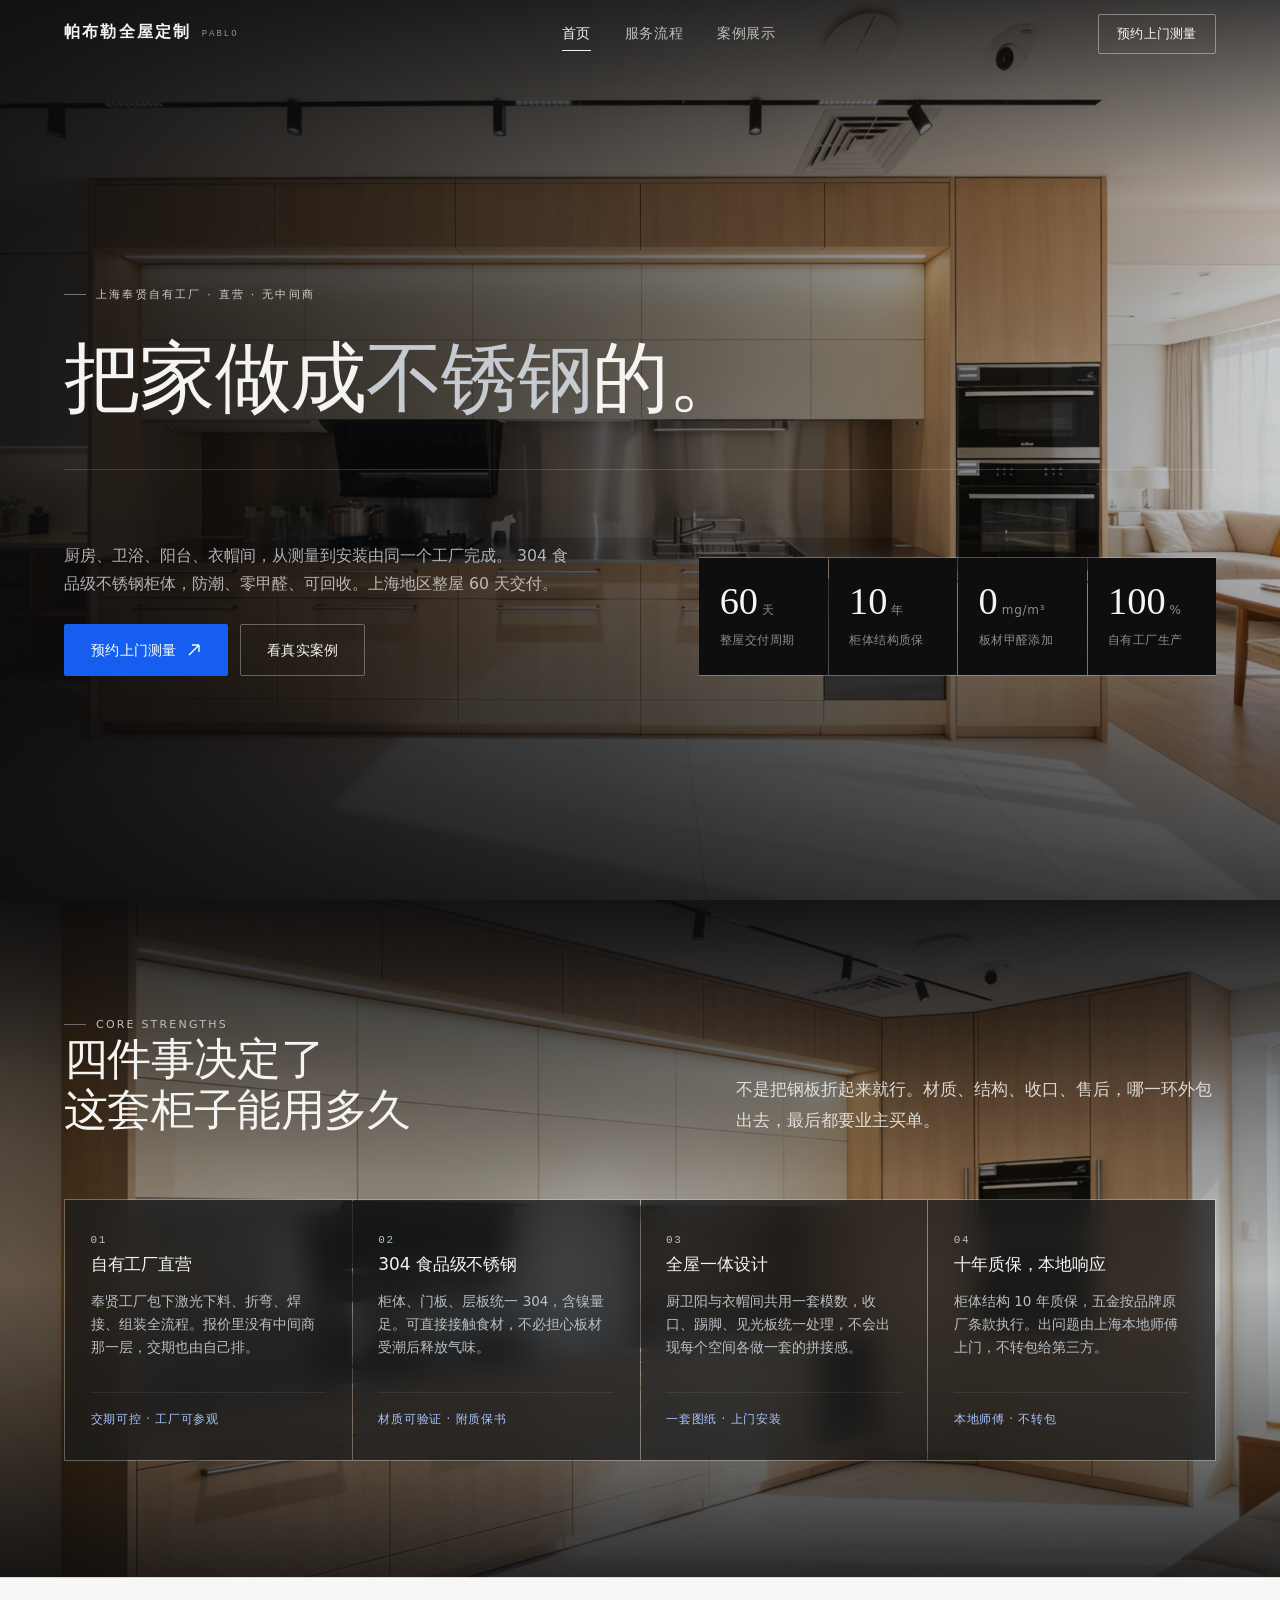
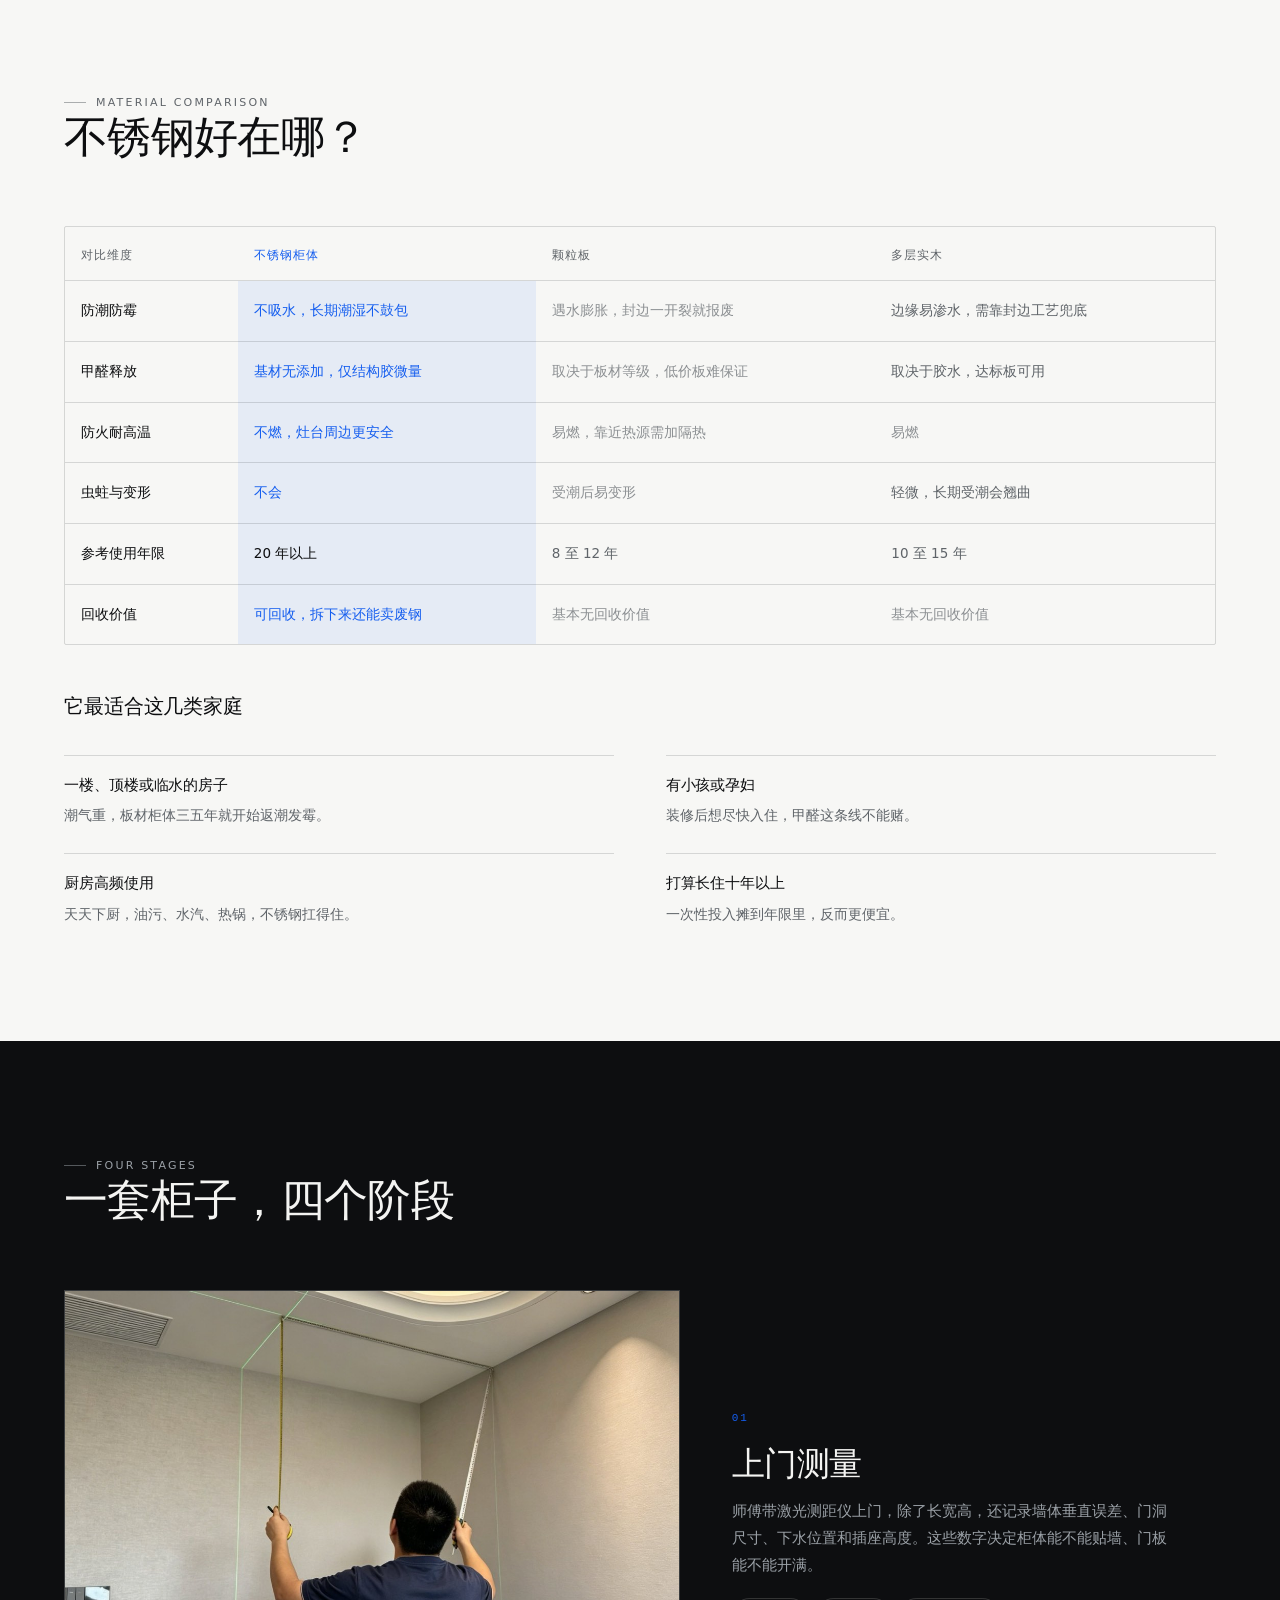
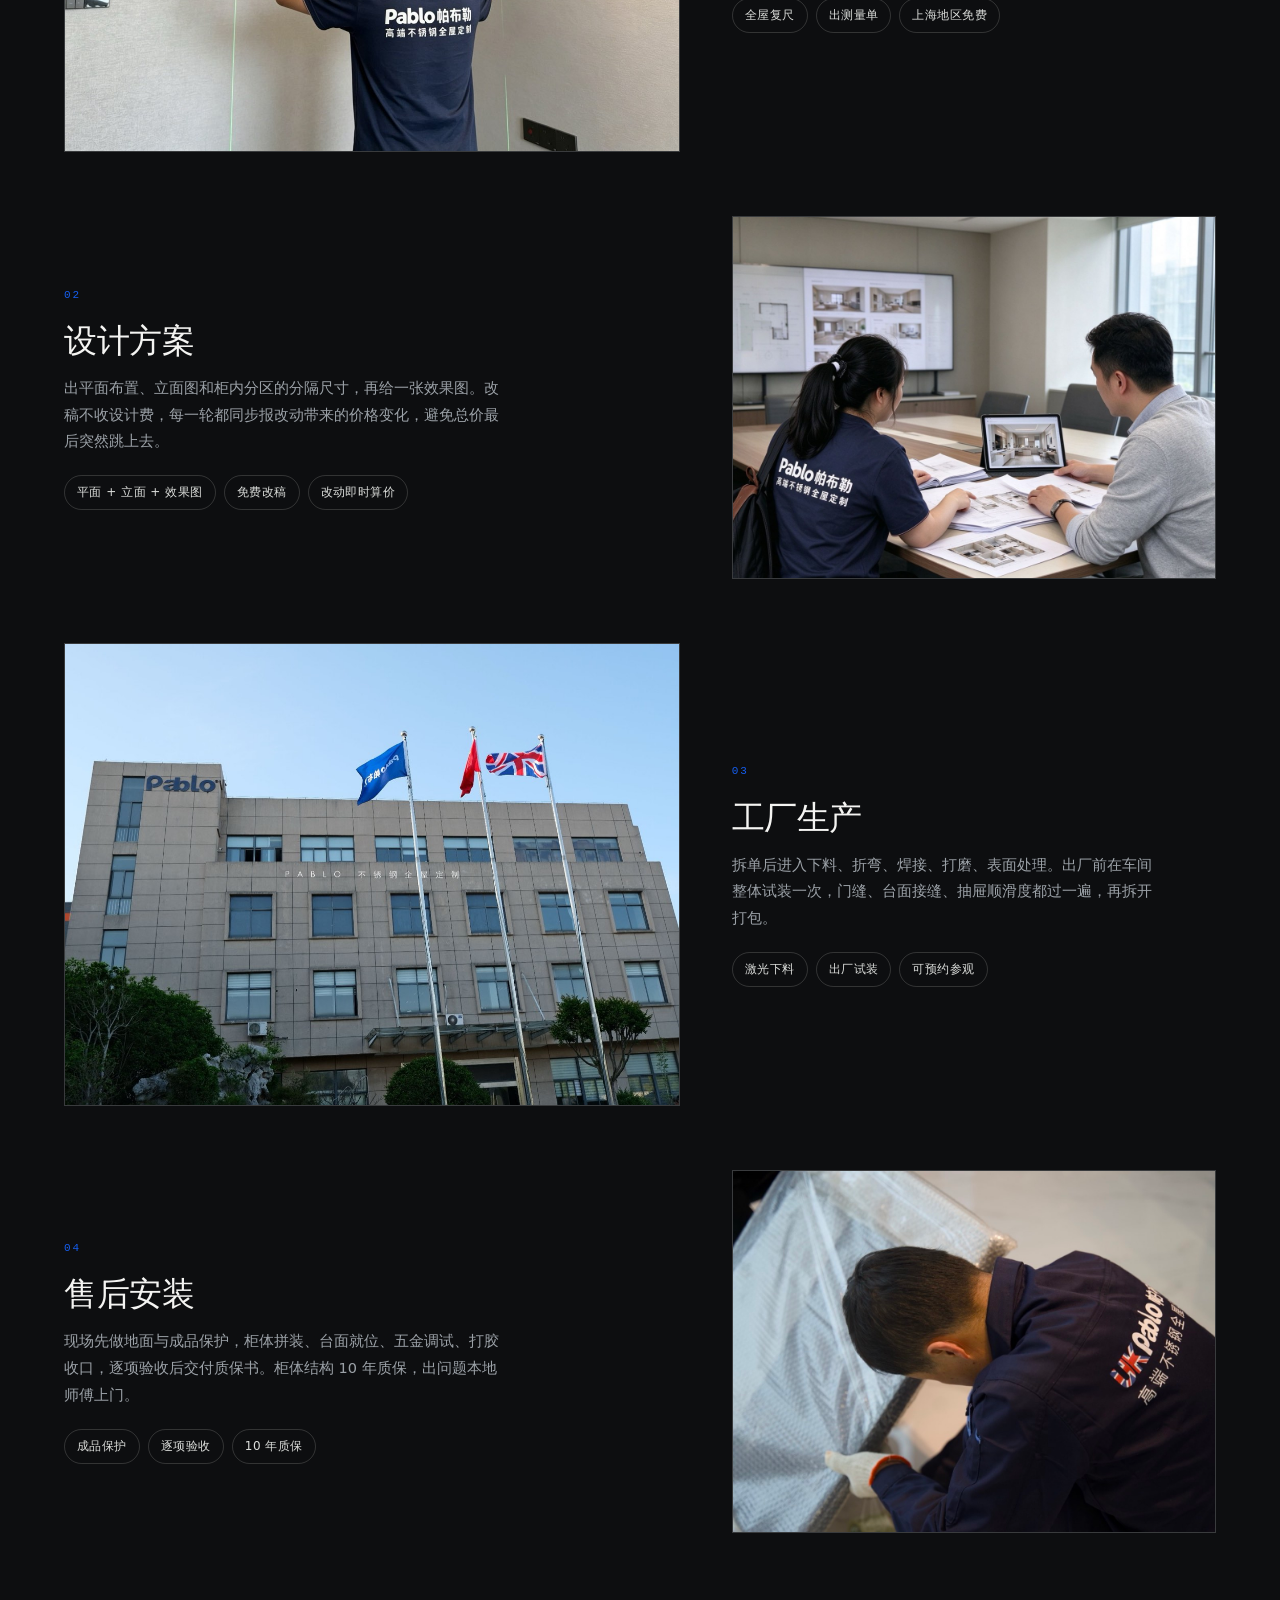
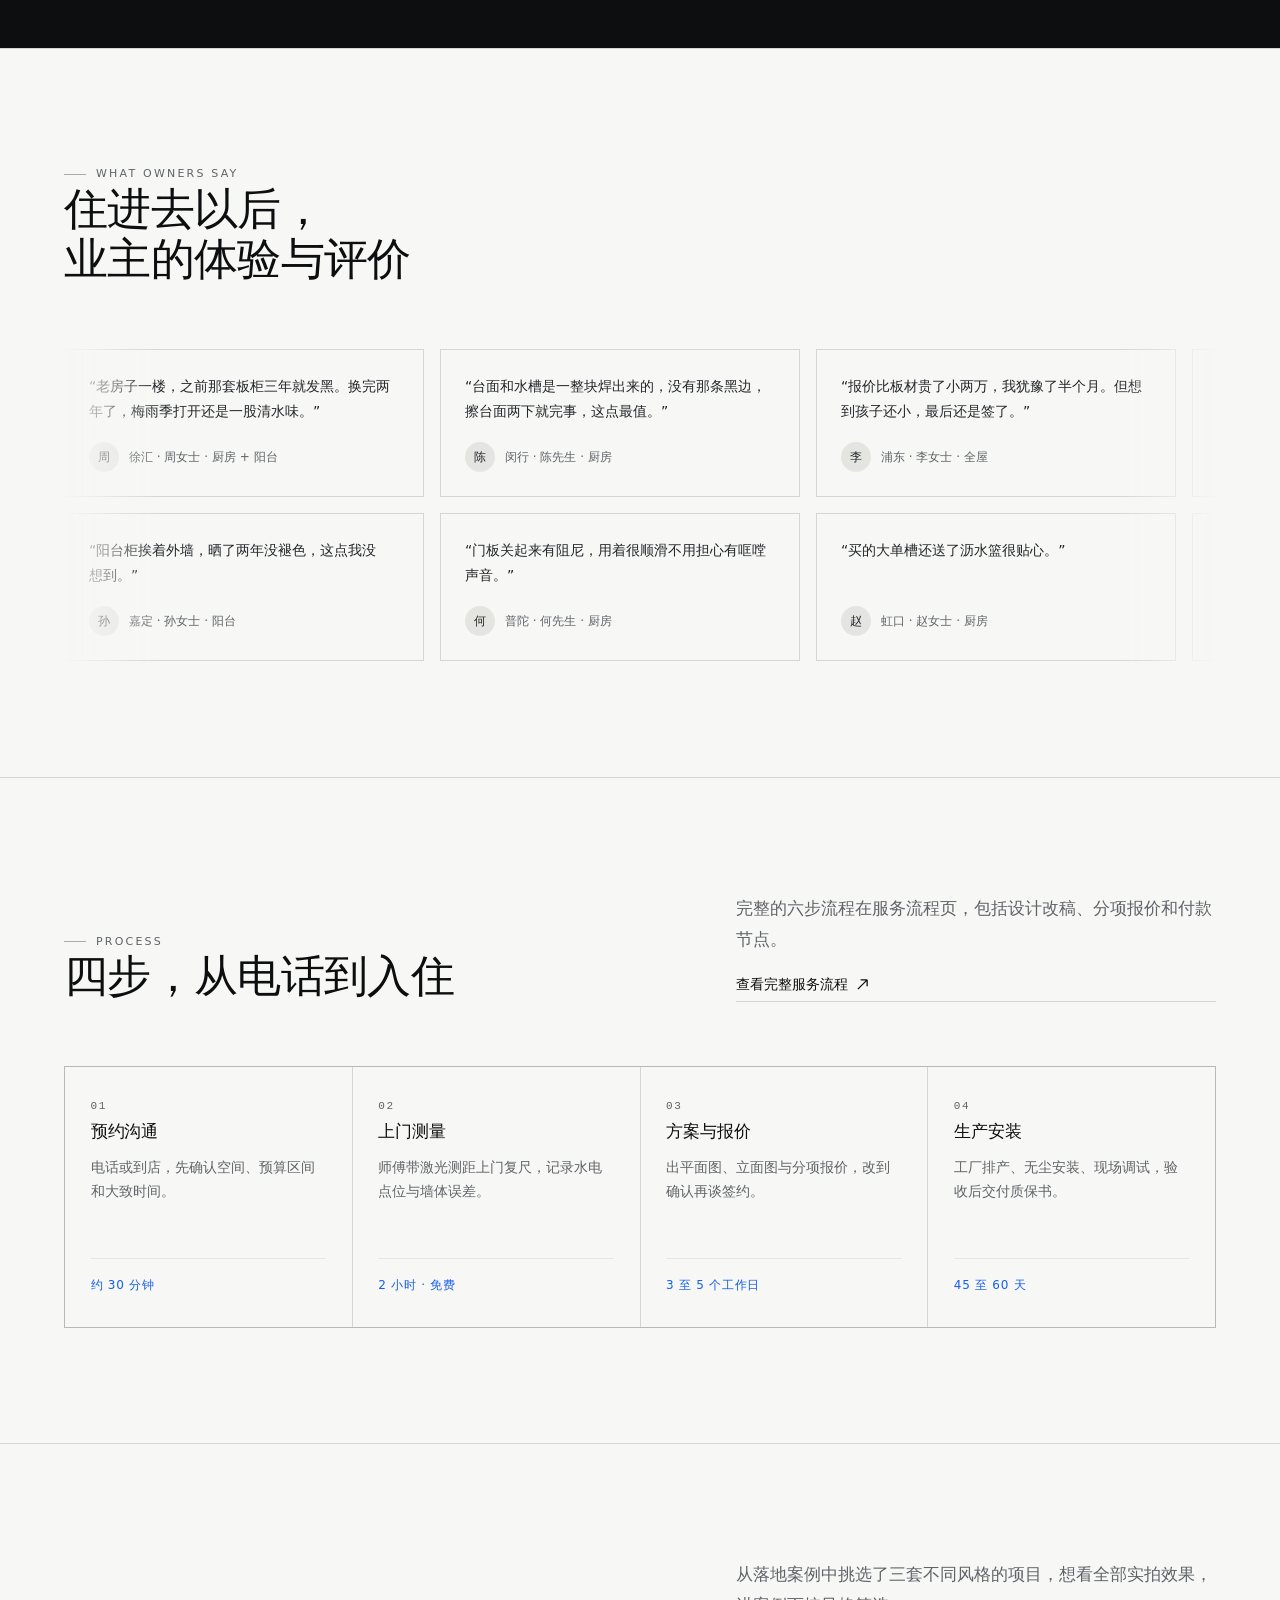
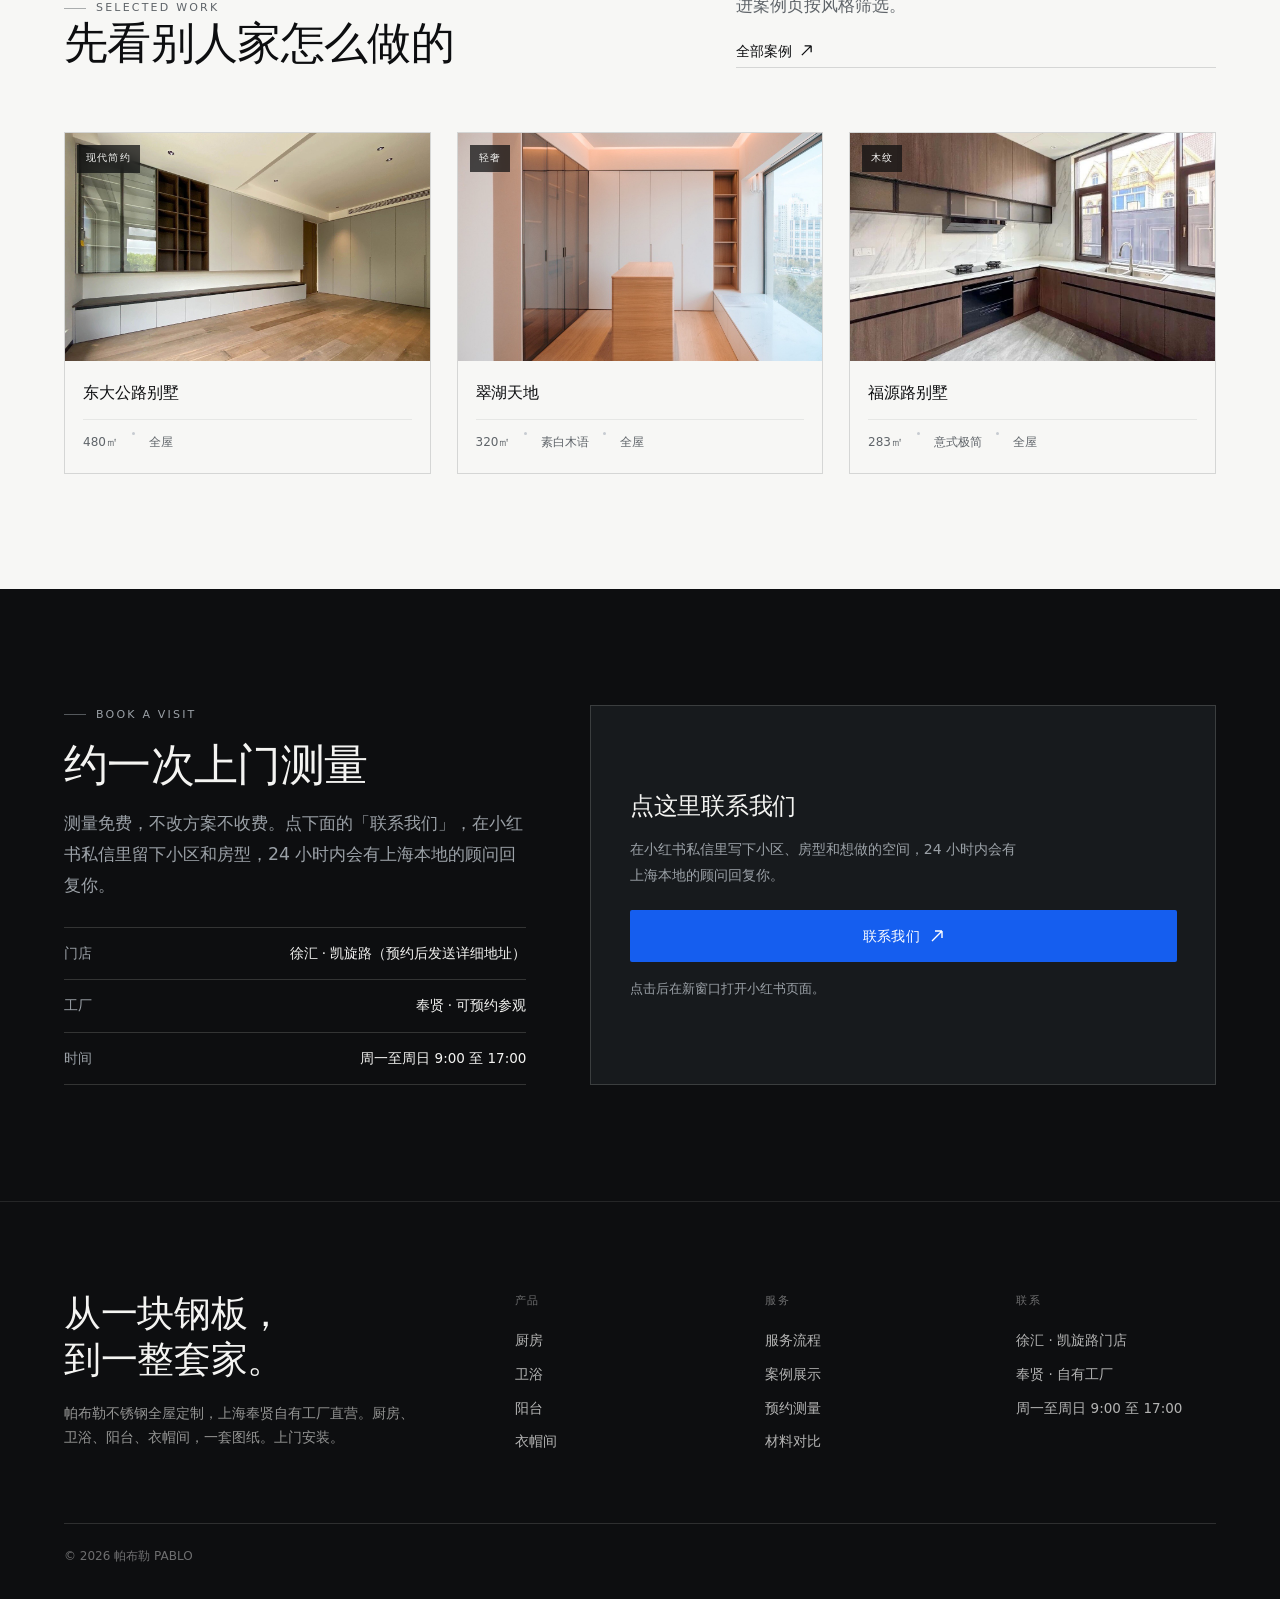
<file: index.html>
<!DOCTYPE html>
<html lang="zh-CN">
<head>
<meta charset="utf-8">
<meta name="viewport" content="width=device-width, initial-scale=1">
<title>帕布勒 PABLO｜上海不锈钢全屋定制 · 自有工厂直营</title>
<meta name="description" content="帕布勒不锈钢全屋定制，上海奉贤自有工厂直营，无中间商。厨房、卫浴、阳台、衣帽间一体设计，304 食品级不锈钢柜体，防潮、零甲醛、10 年质保。">
<meta name="theme-color" content="#0d0e10">
<meta property="og:title" content="帕布勒 PABLO｜不锈钢全屋定制">
<meta property="og:description" content="从一块钢板，到一整套家。上海自有工厂直营，60 天整屋交付。">
<meta property="og:type" content="website">
<link rel="icon" href="assets/img/logo-mark.svg" type="image/svg+xml">
<link rel="stylesheet" href="assets/css/base.css">
<link rel="stylesheet" href="assets/css/site.css">
</head>
<body>

<a class="skip-link" href="#main">跳到主要内容</a>

<header class="header" id="siteHeader">
  <div class="header__in">
    <a class="brand" href="index.html" aria-label="帕布勒全屋定制首页">
      <span class="brand__mark">帕布勒全屋定制</span>
      <span class="brand__sub">Pablo</span>
    </a>
    <nav class="nav" aria-label="主导航">
      <a class="nav__link" href="index.html" aria-current="page">首页</a>
      <a class="nav__link" href="process.html">服务流程</a>
      <a class="nav__link" href="cases.html">案例展示</a>
    </nav>
    <div class="header__cta">
      <a class="btn btn--ghost" href="#contact" data-magnetic>预约上门测量</a>
      <button class="burger" type="button" aria-label="打开菜单" aria-expanded="false" aria-controls="drawer" data-burger>
        <span></span><span></span>
      </button>
    </div>
  </div>
</header>

<div class="drawer" id="drawer" aria-hidden="true" data-drawer>
  <nav class="drawer__nav" aria-label="移动端导航">
    <a class="drawer__link" href="index.html" style="--i:0">首页<em>01</em></a>
    <a class="drawer__link" href="process.html" style="--i:1">服务流程<em>02</em></a>
    <a class="drawer__link" href="cases.html" style="--i:2">案例展示<em>03</em></a>
    <a class="drawer__link" href="#contact" style="--i:3">预约测量<em>04</em></a>
  </nav>
  <div class="drawer__foot">
    <p>上海奉贤自有工厂 · 直营 · 无中间商</p>
  </div>
</div>

<main id="main">

  <!-- Hero -->
  <section class="hero">
    <img class="hero__photo" src="assets/img/hero-bg.jpg" alt="" aria-hidden="true" width="1920" height="1440" fetchpriority="high" decoding="async">
    <span class="hero__scrim" aria-hidden="true"></span>
    <div class="hero__in">
      <p class="eyebrow hero__eyebrow">上海奉贤自有工厂 · 直营 · 无中间商</p>
      <h1 class="h1" data-split>把家做成<br class="br-m"><em>不锈钢</em>的。</h1>
      <div class="hero__row">
        <div>
          <p class="hero__desc">
            厨房、卫浴、阳台、衣帽间，从测量到安装由同一个工厂完成。
            304 食品级不锈钢柜体，防潮、零甲醛、可回收。上海地区整屋 60 天交付。
          </p>
          <div class="hero__actions">
            <a class="btn" href="#contact" data-magnetic>
              预约上门测量
              <svg class="btn__arrow" viewBox="0 0 14 14" fill="none" aria-hidden="true"><path d="M2 12L12 2M12 2H5M12 2v7" stroke="currentColor" stroke-width="1.4"/></svg>
            </a>
            <a class="btn btn--ghost" href="cases.html" data-magnetic>看真实案例</a>
          </div>
        </div>
        <div class="hero__stats" role="list" aria-label="关键数据">
          <div class="stat" role="listitem">
            <div class="stat__v"><span data-count="60">60</span><small>天</small></div>
            <div class="stat__k">整屋交付周期</div>
          </div>
          <div class="stat" role="listitem">
            <div class="stat__v"><span data-count="10">10</span><small>年</small></div>
            <div class="stat__k">柜体结构质保</div>
          </div>
          <div class="stat" role="listitem">
            <div class="stat__v"><span>0</span><small>mg/m³</small></div>
            <div class="stat__k">板材甲醛添加</div>
          </div>
          <div class="stat" role="listitem">
            <div class="stat__v"><span data-count="100">100</span><small>%</small></div>
            <div class="stat__k">自有工厂生产</div>
          </div>
        </div>
      </div>
    </div>
  </section>

  <!-- 核心产品力 -->
  <section class="sec sec--photo is-dark" aria-labelledby="powerTitle">
    <img class="sec__bg" src="assets/img/power-bg.jpg" alt="" aria-hidden="true" width="1920" height="1440" loading="lazy" decoding="async">
    <span class="sec__scrim" aria-hidden="true"></span>
    <div class="wrap">
      <div class="sec-head" data-reveal>
        <div>
          <p class="eyebrow">Core strengths</p>
          <h2 class="h2" id="powerTitle">四件事决定了<br>这套柜子能用多久</h2>
        </div>
        <div class="sec-head__aside">
          <p class="lead">不是把钢板折起来就行。材质、结构、收口、售后，哪一环外包出去，最后都要业主买单。</p>
        </div>
      </div>

      <div class="grid-4" data-reveal>
        <article class="card" data-spotlight>
          <div>
            <p class="card__idx">01</p>
            <h3 class="card__title">自有工厂直营</h3>
            <p class="card__desc">奉贤工厂包下激光下料、折弯、焊接、组装全流程。报价里没有中间商那一层，交期也由自己排。</p>
          </div>
          <p class="card__foot">交期可控 · 工厂可参观</p>
        </article>
        <article class="card" data-spotlight>
          <div>
            <p class="card__idx">02</p>
            <h3 class="card__title">304 食品级不锈钢</h3>
            <p class="card__desc">柜体、门板、层板统一 304，含镍量足。可直接接触食材，不必担心板材受潮后释放气味。</p>
          </div>
          <p class="card__foot">材质可验证 · 附质保书</p>
        </article>
        <article class="card" data-spotlight>
          <div>
            <p class="card__idx">03</p>
            <h3 class="card__title">全屋一体设计</h3>
            <p class="card__desc">厨卫阳与衣帽间共用一套模数，收口、踢脚、见光板统一处理，不会出现每个空间各做一套的拼接感。</p>
          </div>
          <p class="card__foot">一套图纸 · 上门安装</p>
        </article>
        <article class="card" data-spotlight>
          <div>
            <p class="card__idx">04</p>
            <h3 class="card__title">十年质保，本地响应</h3>
            <p class="card__desc">柜体结构 10 年质保，五金按品牌原厂条款执行。出问题由上海本地师傅上门，不转包给第三方。</p>
          </div>
          <p class="card__foot">本地师傅 · 不转包</p>
        </article>
      </div>
    </div>
  </section>

  <!-- 不锈钢 vs 板材 -->
  <section class="sec sec--line" aria-labelledby="cmpTitle">
    <div class="wrap">
      <div class="sec-head sec-head--single" data-reveal>
        <div>
          <p class="eyebrow">Material comparison</p>
          <h2 class="h2" id="cmpTitle">不锈钢好在哪？</h2>
        </div>
      </div>

      <p class="only-m small" style="margin-bottom:10px">左右滑动可查看完整对比</p>
      <div class="cmp__scroll" data-reveal>
        <table class="cmp">
          <caption class="sr-only">不锈钢、颗粒板、多层实木三种柜体材料在七个维度上的对比</caption>
          <thead>
            <tr>
              <th scope="col">对比维度</th>
              <th scope="col" class="is-brand">不锈钢柜体</th>
              <th scope="col">颗粒板</th>
              <th scope="col">多层实木</th>
            </tr>
          </thead>
          <tbody>
            <tr>
              <th scope="row">防潮防霉</th>
              <td class="is-brand"><span class="mark-y">不吸水，长期潮湿不鼓包</span></td>
              <td class="mark-n">遇水膨胀，封边一开裂就报废</td>
              <td>边缘易渗水，需靠封边工艺兜底</td>
            </tr>
            <tr>
              <th scope="row">甲醛释放</th>
              <td class="is-brand"><span class="mark-y">基材无添加，仅结构胶微量</span></td>
              <td class="mark-n">取决于板材等级，低价板难保证</td>
              <td>取决于胶水，达标板可用</td>
            </tr>
            <tr>
              <th scope="row">防火耐高温</th>
              <td class="is-brand"><span class="mark-y">不燃，灶台周边更安全</span></td>
              <td class="mark-n">易燃，靠近热源需加隔热</td>
              <td class="mark-n">易燃</td>
            </tr>
            <tr>
              <th scope="row">虫蛀与变形</th>
              <td class="is-brand"><span class="mark-y">不会</span></td>
              <td class="mark-n">受潮后易变形</td>
              <td>轻微，长期受潮会翘曲</td>
            </tr>
            <tr>
              <th scope="row">参考使用年限</th>
              <td class="is-brand">20 年以上</td>
              <td>8 至 12 年</td>
              <td>10 至 15 年</td>
            </tr>
            <tr>
              <th scope="row">回收价值</th>
              <td class="is-brand"><span class="mark-y">可回收，拆下来还能卖废钢</span></td>
              <td class="mark-n">基本无回收价值</td>
              <td class="mark-n">基本无回收价值</td>
            </tr>
          </tbody>
        </table>
      </div>

      <div class="mt-48" data-reveal>
        <h3 class="h3">它最适合这几类家庭</h3>
        <ul class="fit-grid">
          <li><strong>一楼、顶楼或临水的房子</strong><p class="small">潮气重，板材柜体三五年就开始返潮发霉。</p></li>
          <li><strong>有小孩或孕妇</strong><p class="small">装修后想尽快入住，甲醛这条线不能赌。</p></li>
          <li><strong>厨房高频使用</strong><p class="small">天天下厨，油污、水汽、热锅，不锈钢扛得住。</p></li>
          <li><strong>打算长住十年以上</strong><p class="small">一次性投入摊到年限里，反而更便宜。</p></li>
        </ul>
      </div>
    </div>
  </section>

  <!-- 结构演示播放器 -->
  <section class="sec is-dark" aria-labelledby="phaseTitle">
    <div class="wrap">
      <div class="sec-head sec-head--single" data-reveal>
        <div>
          <p class="eyebrow">Four stages</p>
          <h2 class="h2" id="phaseTitle">一套柜子，四个阶段</h2>
        </div>
      </div>

      <ol class="phases">
        <li class="phase" data-reveal>
          <figure class="phase__media">
            <img src="assets/img/stage-01.jpg" width="1200" height="900" alt="设计师在现场用激光水平仪与卷尺复测墙面尺寸" loading="lazy" decoding="async">
          </figure>
          <div class="phase__body">
            <p class="phase__no">01</p>
            <h3 class="phase__title">上门测量</h3>
            <p class="phase__desc">师傅带激光测距仪上门，除了长宽高，还记录墙体垂直误差、门洞尺寸、下水位置和插座高度。这些数字决定柜体能不能贴墙、门板能不能开满。</p>
            <ul class="ticks">
                <li class="tick">全屋复尺</li>
                <li class="tick">出测量单</li>
                <li class="tick">上海地区免费</li>
            </ul>
          </div>
        </li>
        <li class="phase" data-reveal>
          <figure class="phase__media">
            <img src="assets/img/stage-02.jpg" width="1200" height="900" alt="设计师在会议室向业主讲解图纸与效果图" loading="lazy" decoding="async">
          </figure>
          <div class="phase__body">
            <p class="phase__no">02</p>
            <h3 class="phase__title">设计方案</h3>
            <p class="phase__desc">出平面布置、立面图和柜内分区的分隔尺寸，再给一张效果图。改稿不收设计费，每一轮都同步报改动带来的价格变化，避免总价最后突然跳上去。</p>
            <ul class="ticks">
                <li class="tick">平面 + 立面 + 效果图</li>
                <li class="tick">免费改稿</li>
                <li class="tick">改动即时算价</li>
            </ul>
          </div>
        </li>
        <li class="phase" data-reveal>
          <figure class="phase__media">
            <img src="assets/img/stage-03.jpg" width="1200" height="900" alt="帕布勒上海总部大楼外观，外墙带品牌标识" loading="lazy" decoding="async">
          </figure>
          <div class="phase__body">
            <p class="phase__no">03</p>
            <h3 class="phase__title">工厂生产</h3>
            <p class="phase__desc">拆单后进入下料、折弯、焊接、打磨、表面处理。出厂前在车间整体试装一次，门缝、台面接缝、抽屉顺滑度都过一遍，再拆开打包。</p>
            <ul class="ticks">
                <li class="tick">激光下料</li>
                <li class="tick">出厂试装</li>
                <li class="tick">可预约参观</li>
            </ul>
          </div>
        </li>
        <li class="phase" data-reveal>
          <figure class="phase__media">
            <img src="assets/img/stage-04.jpg" width="1200" height="900" alt="安装师傅交付前拆包检查柜体" loading="lazy" decoding="async">
          </figure>
          <div class="phase__body">
            <p class="phase__no">04</p>
            <h3 class="phase__title">售后安装</h3>
            <p class="phase__desc">现场先做地面与成品保护，柜体拼装、台面就位、五金调试、打胶收口，逐项验收后交付质保书。柜体结构 10 年质保，出问题本地师傅上门。</p>
            <ul class="ticks">
                <li class="tick">成品保护</li>
                <li class="tick">逐项验收</li>
                <li class="tick">10 年质保</li>
            </ul>
          </div>
        </li>
      </ol>

    </div>
  </section>

  <!-- 使用场景 -->
  <!-- 客户评价 -->
  <section class="sec sec--line" aria-labelledby="quoteTitle">
    <div class="wrap">
      <div class="sec-head sec-head--single" data-reveal>
        <div>
          <p class="eyebrow">What owners say</p>
          <h2 class="h2" id="quoteTitle">住进去以后，<br>业主的体验与评价</h2>
        </div>
      </div>
    </div>

    <div class="wrap">
    <div class="marquee" data-marquee>
      <div class="marquee__track">
        <figure class="quote">
          <blockquote class="quote__text">“老房子一楼，之前那套板柜三年就发黑。换完两年了，梅雨季打开还是一股清水味。”</blockquote>
          <figcaption class="quote__by"><span class="avatar" aria-hidden="true">周</span>徐汇 · 周女士 · 厨房 + 阳台</figcaption>
        </figure>
        <figure class="quote">
          <blockquote class="quote__text">“台面和水槽是一整块焊出来的，没有那条黑边，擦台面两下就完事，这点最值。”</blockquote>
          <figcaption class="quote__by"><span class="avatar" aria-hidden="true">陈</span>闵行 · 陈先生 · 厨房</figcaption>
        </figure>
        <figure class="quote">
          <blockquote class="quote__text">“报价比板材贵了小两万，我犹豫了半个月。但想到孩子还小，最后还是签了。”</blockquote>
          <figcaption class="quote__by"><span class="avatar" aria-hidden="true">李</span>浦东 · 李女士 · 全屋</figcaption>
        </figure>
        <figure class="quote">
          <blockquote class="quote__text">“去奉贤工厂看过一次，车间在切板，心里就踏实了。不是那种转手给别人的公司。”</blockquote>
          <figcaption class="quote__by"><span class="avatar" aria-hidden="true">吴</span>松江 · 吴先生 · 厨房 + 卫浴</figcaption>
        </figure>
      </div>
    </div>
    </div>

    <div class="wrap mt-16">
    <div class="marquee marquee--rev" data-marquee aria-hidden="true">
      <div class="marquee__track">
        <figure class="quote">
          <blockquote class="quote__text">“阳台柜挨着外墙，晒了两年没褪色，这点我没想到。”</blockquote>
          <figcaption class="quote__by"><span class="avatar">孙</span>嘉定 · 孙女士 · 阳台</figcaption>
        </figure>
        <figure class="quote">
          <blockquote class="quote__text">“门板关起来有阻尼，用着很顺滑不用担心有哐嘡声音。”</blockquote>
          <figcaption class="quote__by"><span class="avatar">何</span>普陀 · 何先生 · 厨房</figcaption>
        </figure>
        <figure class="quote">
          <blockquote class="quote__text">“买的大单槽还送了沥水篮很贴心。”</blockquote>
          <figcaption class="quote__by"><span class="avatar">赵</span>虹口 · 赵女士 · 厨房</figcaption>
        </figure>
        <figure class="quote">
          <blockquote class="quote__text">“设计图纸改了三轮，没收设计费，最后才谈价格。”</blockquote>
          <figcaption class="quote__by"><span class="avatar">林</span>长宁 · 林先生 · 全屋</figcaption>
        </figure>
      </div>
    </div>
    </div>
  </section>

  <!-- 服务流程入口 -->
  <section class="sec sec--line" aria-labelledby="flowTitle">
    <div class="wrap">
      <div class="sec-head" data-reveal>
        <div>
          <p class="eyebrow">Process</p>
          <h2 class="h2" id="flowTitle">四步，从电话到入住</h2>
        </div>
        <div class="sec-head__aside">
          <p class="lead">完整的六步流程在服务流程页，包括设计改稿、分项报价和付款节点。</p>
          <a class="link-u" href="process.html">查看完整服务流程
            <svg viewBox="0 0 14 14" width="13" height="13" fill="none" aria-hidden="true"><path d="M2 12L12 2M12 2H5M12 2v7" stroke="currentColor" stroke-width="1.4"/></svg>
          </a>
        </div>
      </div>

      <ol class="grid-4" style="list-style:none" data-reveal>
        <li class="card">
          <div><p class="card__idx">01</p><h3 class="card__title">预约沟通</h3><p class="card__desc">电话或到店，先确认空间、预算区间和大致时间。</p></div>
          <p class="card__foot">约 30 分钟</p>
        </li>
        <li class="card">
          <div><p class="card__idx">02</p><h3 class="card__title">上门测量</h3><p class="card__desc">师傅带激光测距上门复尺，记录水电点位与墙体误差。</p></div>
          <p class="card__foot">2 小时 · 免费</p>
        </li>
        <li class="card">
          <div><p class="card__idx">03</p><h3 class="card__title">方案与报价</h3><p class="card__desc">出平面图、立面图与分项报价，改到确认再谈签约。</p></div>
          <p class="card__foot">3 至 5 个工作日</p>
        </li>
        <li class="card">
          <div><p class="card__idx">04</p><h3 class="card__title">生产安装</h3><p class="card__desc">工厂排产、无尘安装、现场调试，验收后交付质保书。</p></div>
          <p class="card__foot">45 至 60 天</p>
        </li>
      </ol>
    </div>
  </section>

  <!-- 案例入口 -->
  <section class="sec sec--line" aria-labelledby="caseTitle">
    <div class="wrap">
      <div class="sec-head" data-reveal>
        <div>
          <p class="eyebrow">Selected work</p>
          <h2 class="h2" id="caseTitle">先看别人家怎么做的</h2>
        </div>
        <div class="sec-head__aside">
          <p class="lead">从落地案例中挑选了三套不同风格的项目，想看全部实拍效果，进案例页按风格筛选。</p>
          <a class="link-u" href="cases.html">全部案例
            <svg viewBox="0 0 14 14" width="13" height="13" fill="none" aria-hidden="true"><path d="M2 12L12 2M12 2H5M12 2v7" stroke="currentColor" stroke-width="1.4"/></svg>
          </a>
        </div>
      </div>

      <div class="cases" data-reveal>
        <a class="case" href="https://mp.weixin.qq.com/s/H_nC8c2yfDCrxmrVEyX0gQ" target="_blank" rel="noopener noreferrer">
          <div class="case__media">
            <span class="case__tag">现代简约</span>
            <img src="assets/img/cases/dongda.jpg" width="1280" height="800" alt="东大公路别墅 480 平米 现代简约项目实景" loading="lazy" decoding="async">
          </div>
          <div class="case__body">
            <h3 class="case__title">东大公路别墅</h3>
            <div class="case__meta"><span>480㎡</span><i></i><span>全屋</span></div>
          </div>
        </a>

        <a class="case" href="https://mp.weixin.qq.com/s/8ZZza5r4nKbOKY4e9wLaTQ" target="_blank" rel="noopener noreferrer">
          <div class="case__media">
            <span class="case__tag">轻奢</span>
            <img src="assets/img/cases/cuihu.jpg" width="1280" height="800" alt="翠湖天地 320 平米 轻奢项目实景" loading="lazy" decoding="async">
          </div>
          <div class="case__body">
            <h3 class="case__title">翠湖天地</h3>
            <div class="case__meta"><span>320㎡</span><i></i><span>素白木语</span><i></i><span>全屋</span></div>
          </div>
        </a>

        <a class="case" href="https://mp.weixin.qq.com/s/065gxH3zqel2prRWIGH3Tg" target="_blank" rel="noopener noreferrer">
          <div class="case__media">
            <span class="case__tag">木纹</span>
            <img src="assets/img/cases/fuyuan.jpg" width="1280" height="720" alt="福源路别墅 283 平米 极简项目实景" loading="lazy" decoding="async">
          </div>
          <div class="case__body">
            <h3 class="case__title">福源路别墅</h3>
            <div class="case__meta"><span>283㎡</span><i></i><span>意式极简</span><i></i><span>全屋</span></div>
          </div>
        </a>
      </div>
    </div>
  </section>

  <!-- 预约表单 -->
  <section class="sec is-dark" id="contact" aria-labelledby="contactTitle">
    <div class="wrap">
      <div class="form-wrap">
        <div data-reveal>
          <p class="eyebrow">Book a visit</p>
          <h2 class="h2" id="contactTitle" style="margin-top:16px">约一次上门测量</h2>
          <p class="lead" style="margin-top:18px">测量免费，不改方案不收费。点下面的「联系我们」，在小红书私信里留下小区和房型，24 小时内会有上海本地的顾问回复你。</p>
          <ul class="contact-list">
            <li><span>门店</span><span>徐汇 · 凯旋路（预约后发送详细地址）</span></li>
            <li><span>工厂</span><span>奉贤 · 可预约参观</span></li>
            <li><span>时间</span><span>周一至周日 9:00 至 17:00</span></li>
          </ul>
        </div>

        <div data-reveal style="--d:120ms">
          <div class="cta-panel">
            <h3 class="cta-panel__title">点这里联系我们</h3>
            <p class="cta-panel__text">在小红书私信里写下小区、房型和想做的空间，24 小时内会有上海本地的顾问回复你。</p>
            <a class="btn btn--accent btn--block" href="https://xhslink.cn/o/8NbXLw3PIqV" target="_blank" rel="noopener noreferrer">
              联系我们
              <svg class="btn__arrow" viewBox="0 0 14 14" fill="none" aria-hidden="true"><path d="M2 12L12 2M12 2H5M12 2v7" stroke="currentColor" stroke-width="1.4"/></svg>
            </a>
            <p class="small">点击后在新窗口打开小红书页面<span class="sr-only">（外部链接）</span>。</p>
          </div>
        </div>
      </div>
    </div>
  </section>

</main>

<footer class="footer">
  <div class="wrap">
    <div class="footer__top">
      <div>
        <p class="footer__word">从一块钢板，<br>到一整套家。</p>
        <p class="footer__sub">帕布勒不锈钢全屋定制，上海奉贤自有工厂直营。厨房、卫浴、阳台、衣帽间，一套图纸。上门安装。</p>
      </div>
      <div class="footer__col">
        <h4>产品</h4>
        <a href="cases.html">厨房</a>
        <a href="cases.html">卫浴</a>
        <a href="cases.html">阳台</a>
        <a href="cases.html">衣帽间</a>
      </div>
      <div class="footer__col">
        <h4>服务</h4>
        <a href="process.html">服务流程</a>
        <a href="cases.html">案例展示</a>
        <a href="index.html#contact">预约测量</a>
        <a href="index.html#cmpTitle">材料对比</a>
      </div>
      <div class="footer__col">
        <h4>联系</h4>
        <p>徐汇 · 凯旋路门店</p>
        <p>奉贤 · 自有工厂</p>
        <p>周一至周日 9:00 至 17:00</p>
      </div>
    </div>
    <div class="footer__bottom">
      <p>© <span data-year>2026</span> 帕布勒 PABLO</p>
    </div>
  </div>
</footer>

<script src="assets/js/bits.js"></script>
<script src="assets/js/site.js"></script>
</body>
</html>
</file>
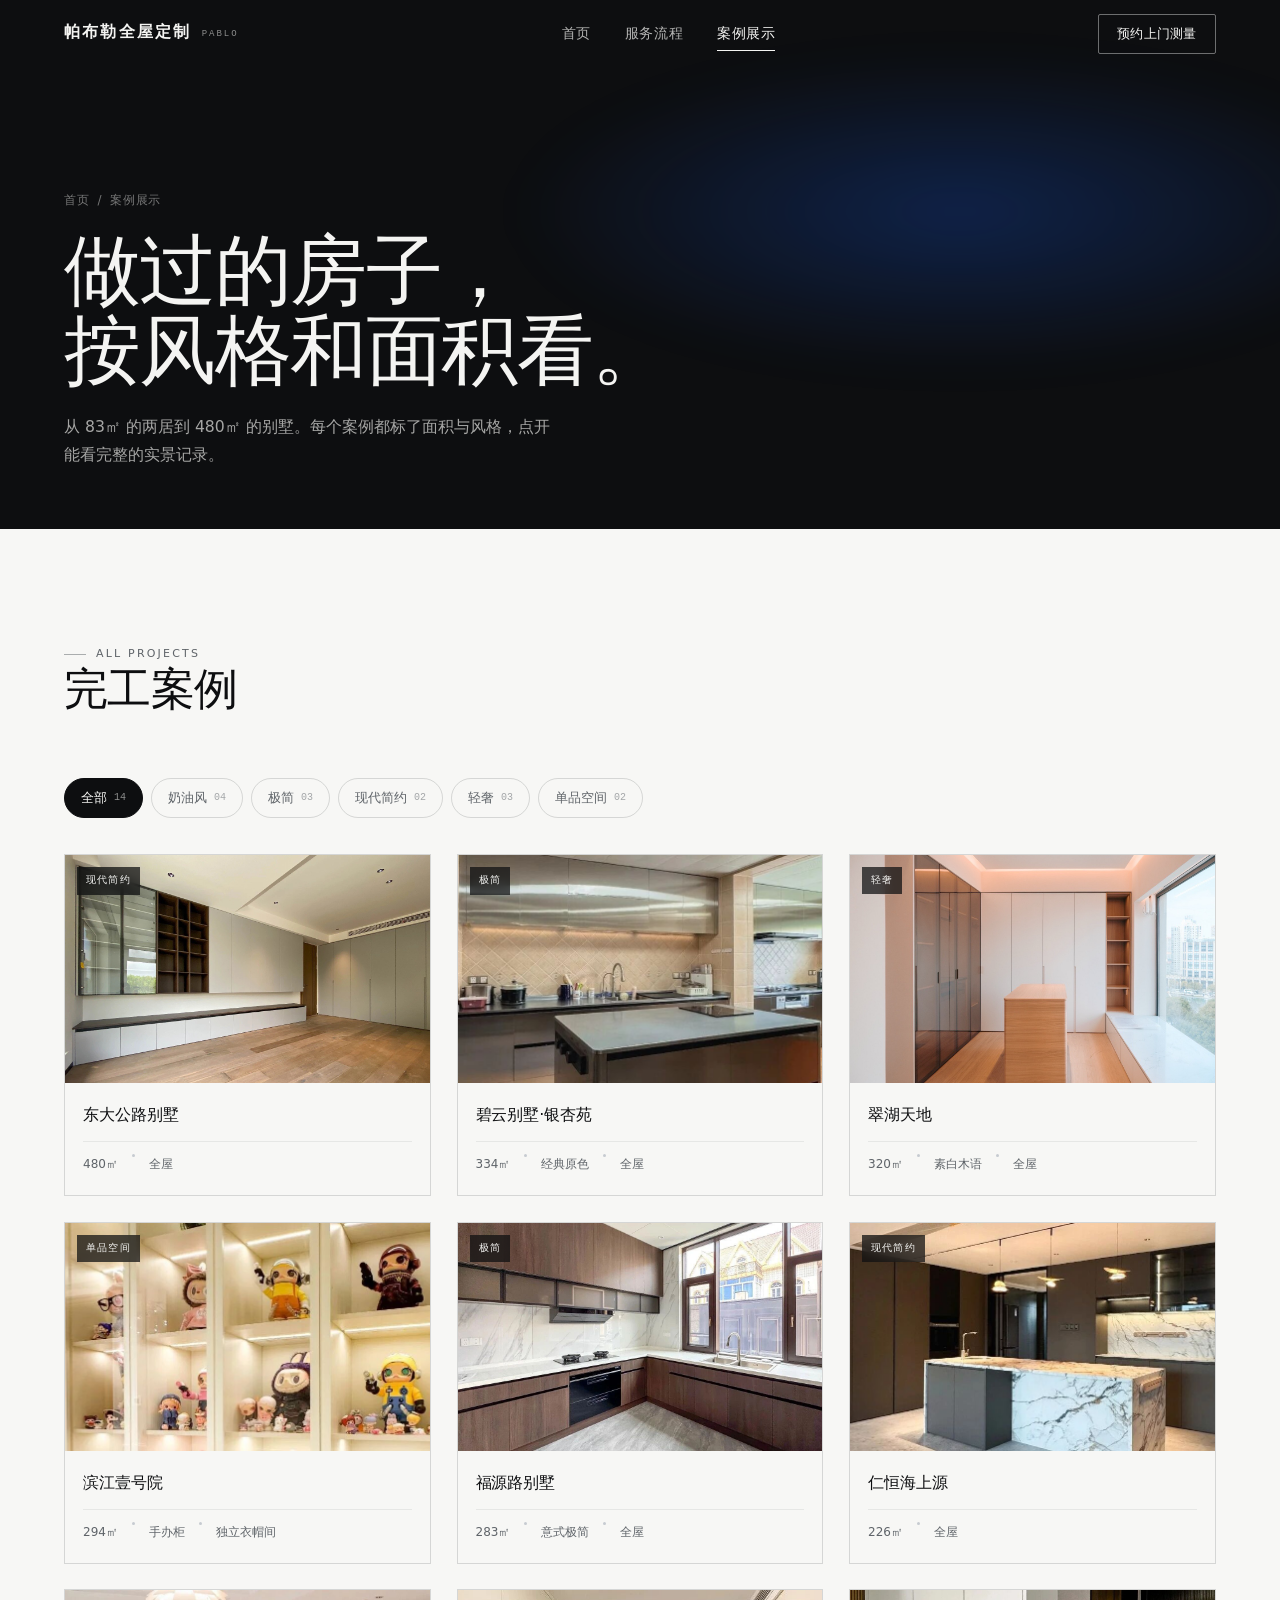
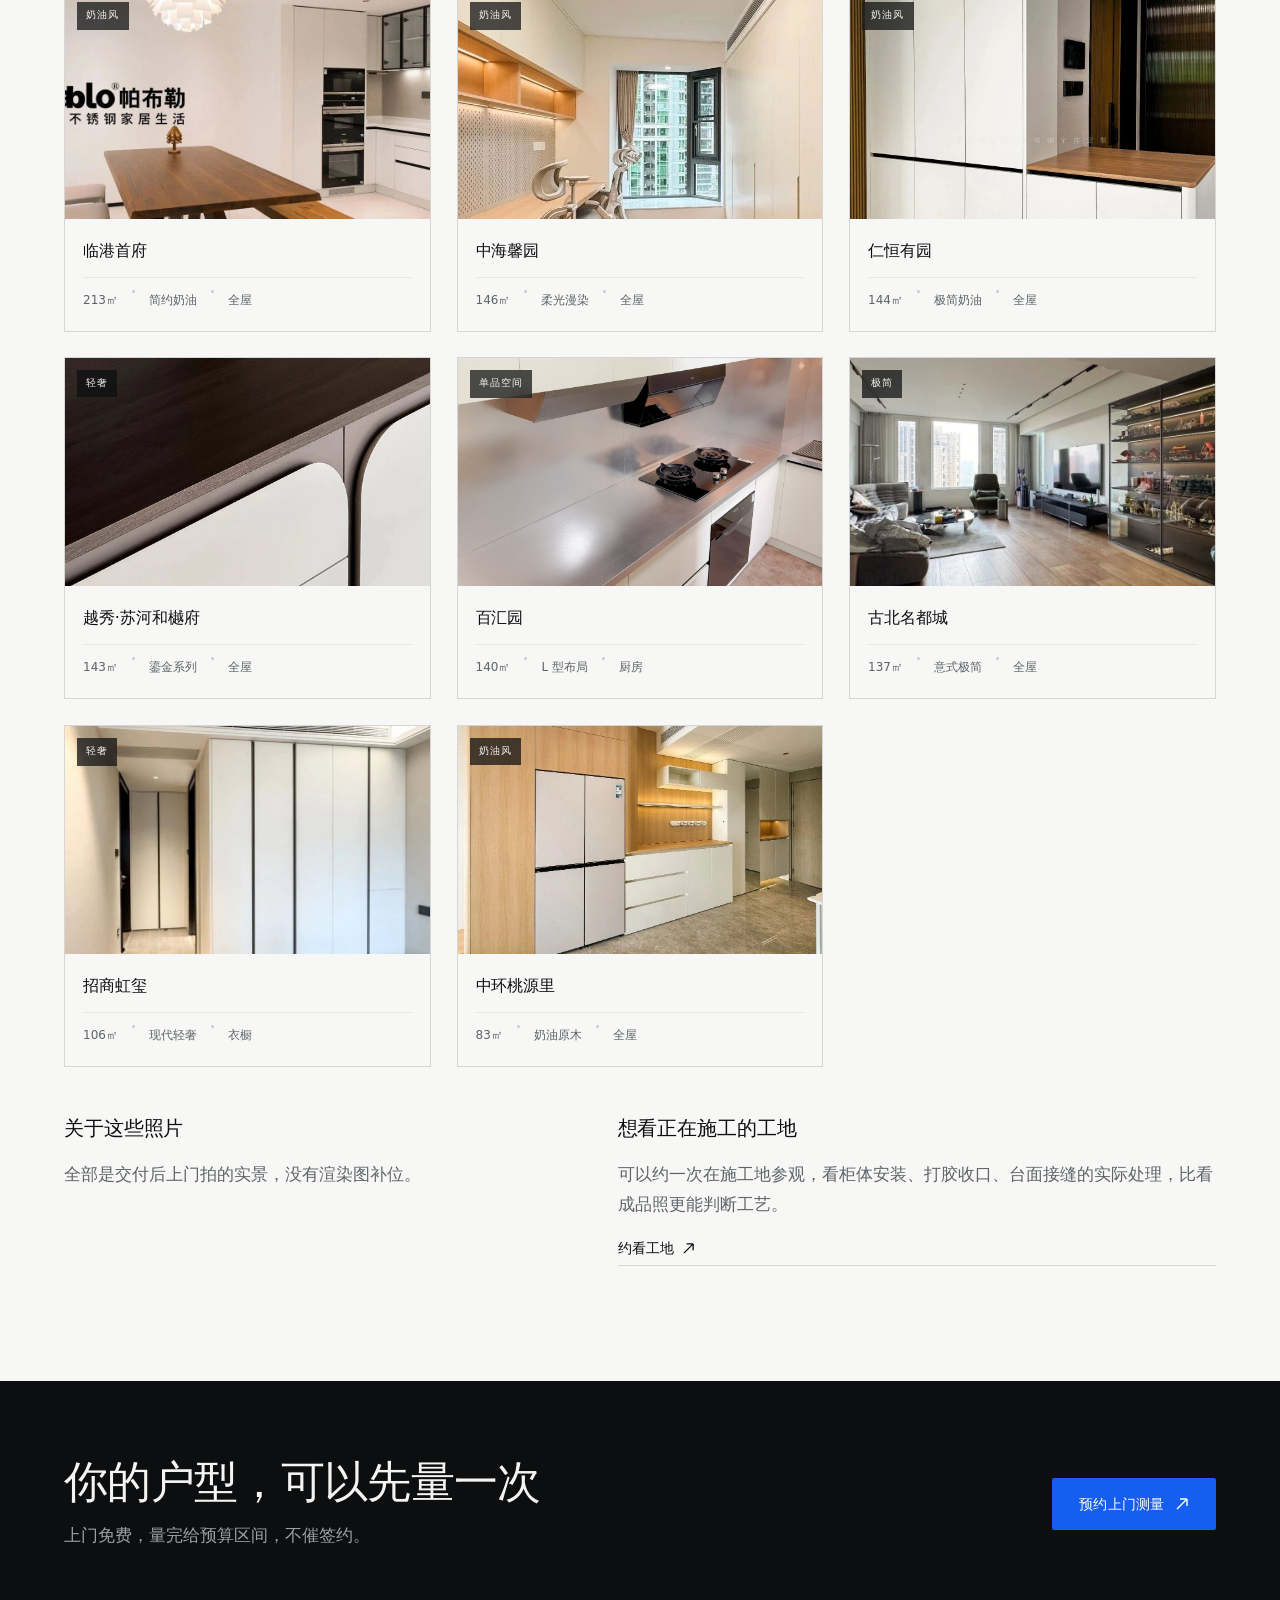
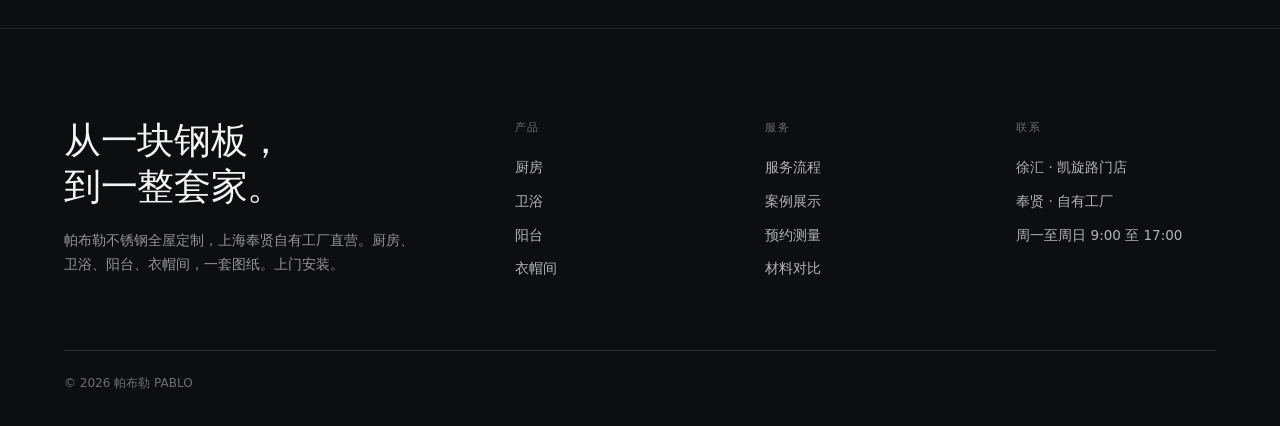
<file: cases.html>
<!DOCTYPE html>
<html lang="zh-CN">
<head>
<meta charset="utf-8">
<meta name="viewport" content="width=device-width, initial-scale=1">
<title>案例展示｜帕布勒不锈钢全屋定制</title>
<meta name="description" content="帕布勒不锈钢全屋定制案例：厨房、卫浴、阳台、衣帽间，按空间筛选，含面积、材质与工期信息。">
<meta name="theme-color" content="#0d0e10">
<link rel="icon" href="assets/img/logo-mark.svg" type="image/svg+xml">
<link rel="stylesheet" href="assets/css/base.css">
<link rel="stylesheet" href="assets/css/site.css">
</head>
<body>

<a class="skip-link" href="#main">跳到主要内容</a>

<header class="header" id="siteHeader">
  <div class="header__in">
    <a class="brand" href="index.html" aria-label="帕布勒全屋定制首页">
      <span class="brand__mark">帕布勒全屋定制</span>
      <span class="brand__sub">Pablo</span>
    </a>
    <nav class="nav" aria-label="主导航">
      <a class="nav__link" href="index.html">首页</a>
      <a class="nav__link" href="process.html">服务流程</a>
      <a class="nav__link" href="cases.html" aria-current="page">案例展示</a>
    </nav>
    <div class="header__cta">
      <a class="btn btn--ghost" href="index.html#contact" data-magnetic>预约上门测量</a>
      <button class="burger" type="button" aria-label="打开菜单" aria-expanded="false" aria-controls="drawer" data-burger>
        <span></span><span></span>
      </button>
    </div>
  </div>
</header>

<div class="drawer" id="drawer" aria-hidden="true" data-drawer>
  <nav class="drawer__nav" aria-label="移动端导航">
    <a class="drawer__link" href="index.html" style="--i:0">首页<em>01</em></a>
    <a class="drawer__link" href="process.html" style="--i:1">服务流程<em>02</em></a>
    <a class="drawer__link" href="cases.html" style="--i:2">案例展示<em>03</em></a>
    <a class="drawer__link" href="index.html#contact" style="--i:3">预约测量<em>04</em></a>
  </nav>
  <div class="drawer__foot">
    <p>上海奉贤自有工厂 · 直营 · 无中间商</p>
  </div>
</div>

<main id="main">

  <section class="page-hero">
    <div class="page-hero__glow" aria-hidden="true"></div>
    <div class="wrap">
      <nav class="crumb" aria-label="面包屑">
        <a href="index.html">首页</a><span aria-hidden="true">/</span><span>案例展示</span>
      </nav>
      <h1 class="h1" data-split>做过的房子，<br>按风格和面积看。</h1>
      <p class="page-hero__lead">从 83㎡ 的两居到 480㎡ 的别墅。每个案例都标了面积与风格，点开能看完整的实景记录。</p>
    </div>
  </section>

  <section class="sec" aria-labelledby="listTitle">
    <div class="wrap">
      <div class="sec-head sec-head--single" data-reveal>
        <div>
          <p class="eyebrow">All projects</p>
          <h2 class="h2" id="listTitle">完工案例</h2>
        </div>
      </div>

      <div class="filters" data-filters data-reveal role="group" aria-label="按风格筛选案例">
        <button class="chip" type="button" data-filter="all" aria-pressed="true">全部 <span>14</span></button>
        <button class="chip" type="button" data-filter="cream" aria-pressed="false">奶油风 <span>04</span></button>
        <button class="chip" type="button" data-filter="minimal" aria-pressed="false">极简 <span>03</span></button>
        <button class="chip" type="button" data-filter="modern" aria-pressed="false">现代简约 <span>02</span></button>
        <button class="chip" type="button" data-filter="luxury" aria-pressed="false">轻奢 <span>03</span></button>
        <button class="chip" type="button" data-filter="single" aria-pressed="false">单品空间 <span>02</span></button>
      </div>

      <div class="cases" data-reveal>
        <a class="case" href="https://mp.weixin.qq.com/s/H_nC8c2yfDCrxmrVEyX0gQ" target="_blank" rel="noopener noreferrer" data-cat="modern" aria-label="查看案例：东大公路别墅 480 平米 现代简约">
          <div class="case__media">
            <span class="case__tag">现代简约</span>
            <img src="assets/img/cases/dongda.jpg" width="1280" height="800" alt="东大公路别墅 480 平米 现代简约项目实景" loading="lazy" decoding="async">
          </div>
          <div class="case__body">
            <h3 class="case__title">东大公路别墅</h3>
            <div class="case__meta"><span>480㎡</span><i></i><span>全屋</span></div>
          </div>
        </a>
        <a class="case" href="https://mp.weixin.qq.com/s/ThMyr1tz_hTsKAHOROei-g" target="_blank" rel="noopener noreferrer" data-cat="minimal" aria-label="查看案例：碧云别墅·银杏苑 334 平米 极简">
          <div class="case__media">
            <span class="case__tag">极简</span>
            <img src="assets/img/cases/biyun.jpg" width="1280" height="720" alt="碧云别墅·银杏苑 334 平米 极简项目实景" loading="lazy" decoding="async">
          </div>
          <div class="case__body">
            <h3 class="case__title">碧云别墅·银杏苑</h3>
            <div class="case__meta"><span>334㎡</span><i></i><span>经典原色</span><i></i><span>全屋</span></div>
          </div>
        </a>
        <a class="case" href="https://mp.weixin.qq.com/s/8ZZza5r4nKbOKY4e9wLaTQ" target="_blank" rel="noopener noreferrer" data-cat="luxury" aria-label="查看案例：翠湖天地 320 平米 轻奢">
          <div class="case__media">
            <span class="case__tag">轻奢</span>
            <img src="assets/img/cases/cuihu.jpg" width="1280" height="800" alt="翠湖天地 320 平米 轻奢项目实景" loading="lazy" decoding="async">
          </div>
          <div class="case__body">
            <h3 class="case__title">翠湖天地</h3>
            <div class="case__meta"><span>320㎡</span><i></i><span>素白木语</span><i></i><span>全屋</span></div>
          </div>
        </a>
        <a class="case" href="https://mp.weixin.qq.com/s/v7XqWYqfiAIHU0CA5wmsLA" target="_blank" rel="noopener noreferrer" data-cat="single" aria-label="查看案例：滨江壹号院 294 平米 单品空间">
          <div class="case__media">
            <span class="case__tag">单品空间</span>
            <img src="assets/img/cases/binjiang.jpg" width="1280" height="720" alt="滨江壹号院 294 平米 单品空间项目实景" loading="lazy" decoding="async">
          </div>
          <div class="case__body">
            <h3 class="case__title">滨江壹号院</h3>
            <div class="case__meta"><span>294㎡</span><i></i><span>手办柜</span><i></i><span>独立衣帽间</span></div>
          </div>
        </a>
        <a class="case" href="https://mp.weixin.qq.com/s/065gxH3zqel2prRWIGH3Tg" target="_blank" rel="noopener noreferrer" data-cat="minimal" aria-label="查看案例：福源路别墅 283 平米 极简">
          <div class="case__media">
            <span class="case__tag">极简</span>
            <img src="assets/img/cases/fuyuan.jpg" width="1280" height="720" alt="福源路别墅 283 平米 极简项目实景" loading="lazy" decoding="async">
          </div>
          <div class="case__body">
            <h3 class="case__title">福源路别墅</h3>
            <div class="case__meta"><span>283㎡</span><i></i><span>意式极简</span><i></i><span>全屋</span></div>
          </div>
        </a>
        <a class="case" href="https://mp.weixin.qq.com/s/HqKTIH41UYLVp5fjzkexqA" target="_blank" rel="noopener noreferrer" data-cat="modern" aria-label="查看案例：仁恒海上源 226 平米 现代简约">
          <div class="case__media">
            <span class="case__tag">现代简约</span>
            <img src="assets/img/cases/haishang.jpg" width="1280" height="720" alt="仁恒海上源 226 平米 现代简约项目实景" loading="lazy" decoding="async">
          </div>
          <div class="case__body">
            <h3 class="case__title">仁恒海上源</h3>
            <div class="case__meta"><span>226㎡</span><i></i><span>全屋</span></div>
          </div>
        </a>
        <a class="case" href="https://mp.weixin.qq.com/s/3Ddq9XlF5hZrL6mnT47jlA" target="_blank" rel="noopener noreferrer" data-cat="cream" aria-label="查看案例：临港首府 213 平米 奶油风">
          <div class="case__media">
            <span class="case__tag">奶油风</span>
            <img src="assets/img/cases/lingang.jpg" width="1280" height="720" alt="临港首府 213 平米 奶油风项目实景" loading="lazy" decoding="async">
          </div>
          <div class="case__body">
            <h3 class="case__title">临港首府</h3>
            <div class="case__meta"><span>213㎡</span><i></i><span>简约奶油</span><i></i><span>全屋</span></div>
          </div>
        </a>
        <a class="case" href="https://mp.weixin.qq.com/s/y9kXv-cB_v8tawWircRrtg" target="_blank" rel="noopener noreferrer" data-cat="cream" aria-label="查看案例：中海馨园 146 平米 奶油风">
          <div class="case__media">
            <span class="case__tag">奶油风</span>
            <img src="assets/img/cases/xinyuan.jpg" width="1280" height="720" alt="中海馨园 146 平米 奶油风项目实景" loading="lazy" decoding="async">
          </div>
          <div class="case__body">
            <h3 class="case__title">中海馨园</h3>
            <div class="case__meta"><span>146㎡</span><i></i><span>柔光漫染</span><i></i><span>全屋</span></div>
          </div>
        </a>
        <a class="case" href="https://mp.weixin.qq.com/s/sERgmEc5_py-3iIg5Ek9Hw" target="_blank" rel="noopener noreferrer" data-cat="cream" aria-label="查看案例：仁恒有园 144 平米 奶油风">
          <div class="case__media">
            <span class="case__tag">奶油风</span>
            <img src="assets/img/cases/youyuan.jpg" width="1280" height="720" alt="仁恒有园 144 平米 奶油风项目实景" loading="lazy" decoding="async">
          </div>
          <div class="case__body">
            <h3 class="case__title">仁恒有园</h3>
            <div class="case__meta"><span>144㎡</span><i></i><span>极简奶油</span><i></i><span>全屋</span></div>
          </div>
        </a>
        <a class="case" href="https://mp.weixin.qq.com/s/VJVRzFc_zbONQfalAdHa2A" target="_blank" rel="noopener noreferrer" data-cat="luxury" aria-label="查看案例：越秀·苏河和樾府 143 平米 轻奢">
          <div class="case__media">
            <span class="case__tag">轻奢</span>
            <img src="assets/img/cases/suhe.jpg" width="1280" height="720" alt="越秀·苏河和樾府 143 平米 轻奢项目实景" loading="lazy" decoding="async">
          </div>
          <div class="case__body">
            <h3 class="case__title">越秀·苏河和樾府</h3>
            <div class="case__meta"><span>143㎡</span><i></i><span>鎏金系列</span><i></i><span>全屋</span></div>
          </div>
        </a>
        <a class="case" href="https://mp.weixin.qq.com/s/QAX9GCACpYbyklmGd9RqPQ" target="_blank" rel="noopener noreferrer" data-cat="single" aria-label="查看案例：百汇园 140 平米 单品空间">
          <div class="case__media">
            <span class="case__tag">单品空间</span>
            <img src="assets/img/cases/baihui.jpg" width="1200" height="750" alt="百汇园 140 平米 单品空间项目实景" loading="lazy" decoding="async">
          </div>
          <div class="case__body">
            <h3 class="case__title">百汇园</h3>
            <div class="case__meta"><span>140㎡</span><i></i><span>L 型布局</span><i></i><span>厨房</span></div>
          </div>
        </a>
        <a class="case" href="https://mp.weixin.qq.com/s/0SG-c3835wn7HmMGf4rzlA" target="_blank" rel="noopener noreferrer" data-cat="minimal" aria-label="查看案例：古北名都城 137 平米 极简">
          <div class="case__media">
            <span class="case__tag">极简</span>
            <img src="assets/img/cases/gubei.jpg" width="1280" height="720" alt="古北名都城 137 平米 极简项目实景" loading="lazy" decoding="async">
          </div>
          <div class="case__body">
            <h3 class="case__title">古北名都城</h3>
            <div class="case__meta"><span>137㎡</span><i></i><span>意式极简</span><i></i><span>全屋</span></div>
          </div>
        </a>
        <a class="case" href="https://mp.weixin.qq.com/s/vRbCubm6empB4vWrBD_68A" target="_blank" rel="noopener noreferrer" data-cat="luxury" aria-label="查看案例：招商虹玺 106 平米 轻奢">
          <div class="case__media">
            <span class="case__tag">轻奢</span>
            <img src="assets/img/cases/hongxi.jpg" width="1280" height="720" alt="招商虹玺 106 平米 轻奢项目实景" loading="lazy" decoding="async">
          </div>
          <div class="case__body">
            <h3 class="case__title">招商虹玺</h3>
            <div class="case__meta"><span>106㎡</span><i></i><span>现代轻奢</span><i></i><span>衣橱</span></div>
          </div>
        </a>
        <a class="case" href="https://mp.weixin.qq.com/s/C1CqOr1b57rJYJ1HOw1kSQ" target="_blank" rel="noopener noreferrer" data-cat="cream" aria-label="查看案例：中环桃源里 83 平米 奶油风">
          <div class="case__media">
            <span class="case__tag">奶油风</span>
            <img src="assets/img/cases/taoyuan.jpg" width="1280" height="720" alt="中环桃源里 83 平米 奶油风项目实景" loading="lazy" decoding="async">
          </div>
          <div class="case__body">
            <h3 class="case__title">中环桃源里</h3>
            <div class="case__meta"><span>83㎡</span><i></i><span>奶油原木</span><i></i><span>全屋</span></div>
          </div>
        </a>
      </div>

      <p class="empty" data-empty role="status">这个风格暂时还没有公开案例，可以约一次上门，看同户型的在施工地。</p>

      <div class="two-col mt-48" data-reveal>
        <div class="stack-16">
          <h3 class="h3">关于这些照片</h3>
          <p class="lead">全部是交付后上门拍的实景，没有渲染图补位。</p>
        </div>
        <div class="stack-16">
          <h3 class="h3">想看正在施工的工地</h3>
          <p class="lead">可以约一次在施工地参观，看柜体安装、打胶收口、台面接缝的实际处理，比看成品照更能判断工艺。</p>
          <a class="link-u" href="index.html#contact">约看工地
            <svg viewBox="0 0 14 14" width="13" height="13" fill="none" aria-hidden="true"><path d="M2 12L12 2M12 2H5M12 2v7" stroke="currentColor" stroke-width="1.4"/></svg>
          </a>
        </div>
      </div>
    </div>
  </section>

  <section class="sec is-dark sec--tight" aria-labelledby="ctaTitle">
    <div class="wrap" style="display:flex;flex-wrap:wrap;gap:24px;align-items:center;justify-content:space-between">
      <div>
        <h2 class="h2" id="ctaTitle">你的户型，可以先量一次</h2>
        <p class="lead" style="margin-top:12px">上门免费，量完给预算区间，不催签约。</p>
      </div>
      <a class="btn btn--accent" href="index.html#contact" data-magnetic>
        预约上门测量
        <svg class="btn__arrow" viewBox="0 0 14 14" fill="none" aria-hidden="true"><path d="M2 12L12 2M12 2H5M12 2v7" stroke="currentColor" stroke-width="1.4"/></svg>
      </a>
    </div>
  </section>

</main>

<footer class="footer">
  <div class="wrap">
    <div class="footer__top">
      <div>
        <p class="footer__word">从一块钢板，<br>到一整套家。</p>
        <p class="footer__sub">帕布勒不锈钢全屋定制，上海奉贤自有工厂直营。厨房、卫浴、阳台、衣帽间，一套图纸。上门安装。</p>
      </div>
      <div class="footer__col">
        <h4>产品</h4>
        <a href="cases.html">厨房</a>
        <a href="cases.html">卫浴</a>
        <a href="cases.html">阳台</a>
        <a href="cases.html">衣帽间</a>
      </div>
      <div class="footer__col">
        <h4>服务</h4>
        <a href="process.html">服务流程</a>
        <a href="cases.html">案例展示</a>
        <a href="index.html#contact">预约测量</a>
        <a href="index.html#cmpTitle">材料对比</a>
      </div>
      <div class="footer__col">
        <h4>联系</h4>
        <p>徐汇 · 凯旋路门店</p>
        <p>奉贤 · 自有工厂</p>
        <p>周一至周日 9:00 至 17:00</p>
      </div>
    </div>
    <div class="footer__bottom">
      <p>© <span data-year>2026</span> 帕布勒 PABLO</p>
    </div>
  </div>
</footer>

<script src="assets/js/bits.js"></script>
<script src="assets/js/site.js"></script>
</body>
</html>
</file>
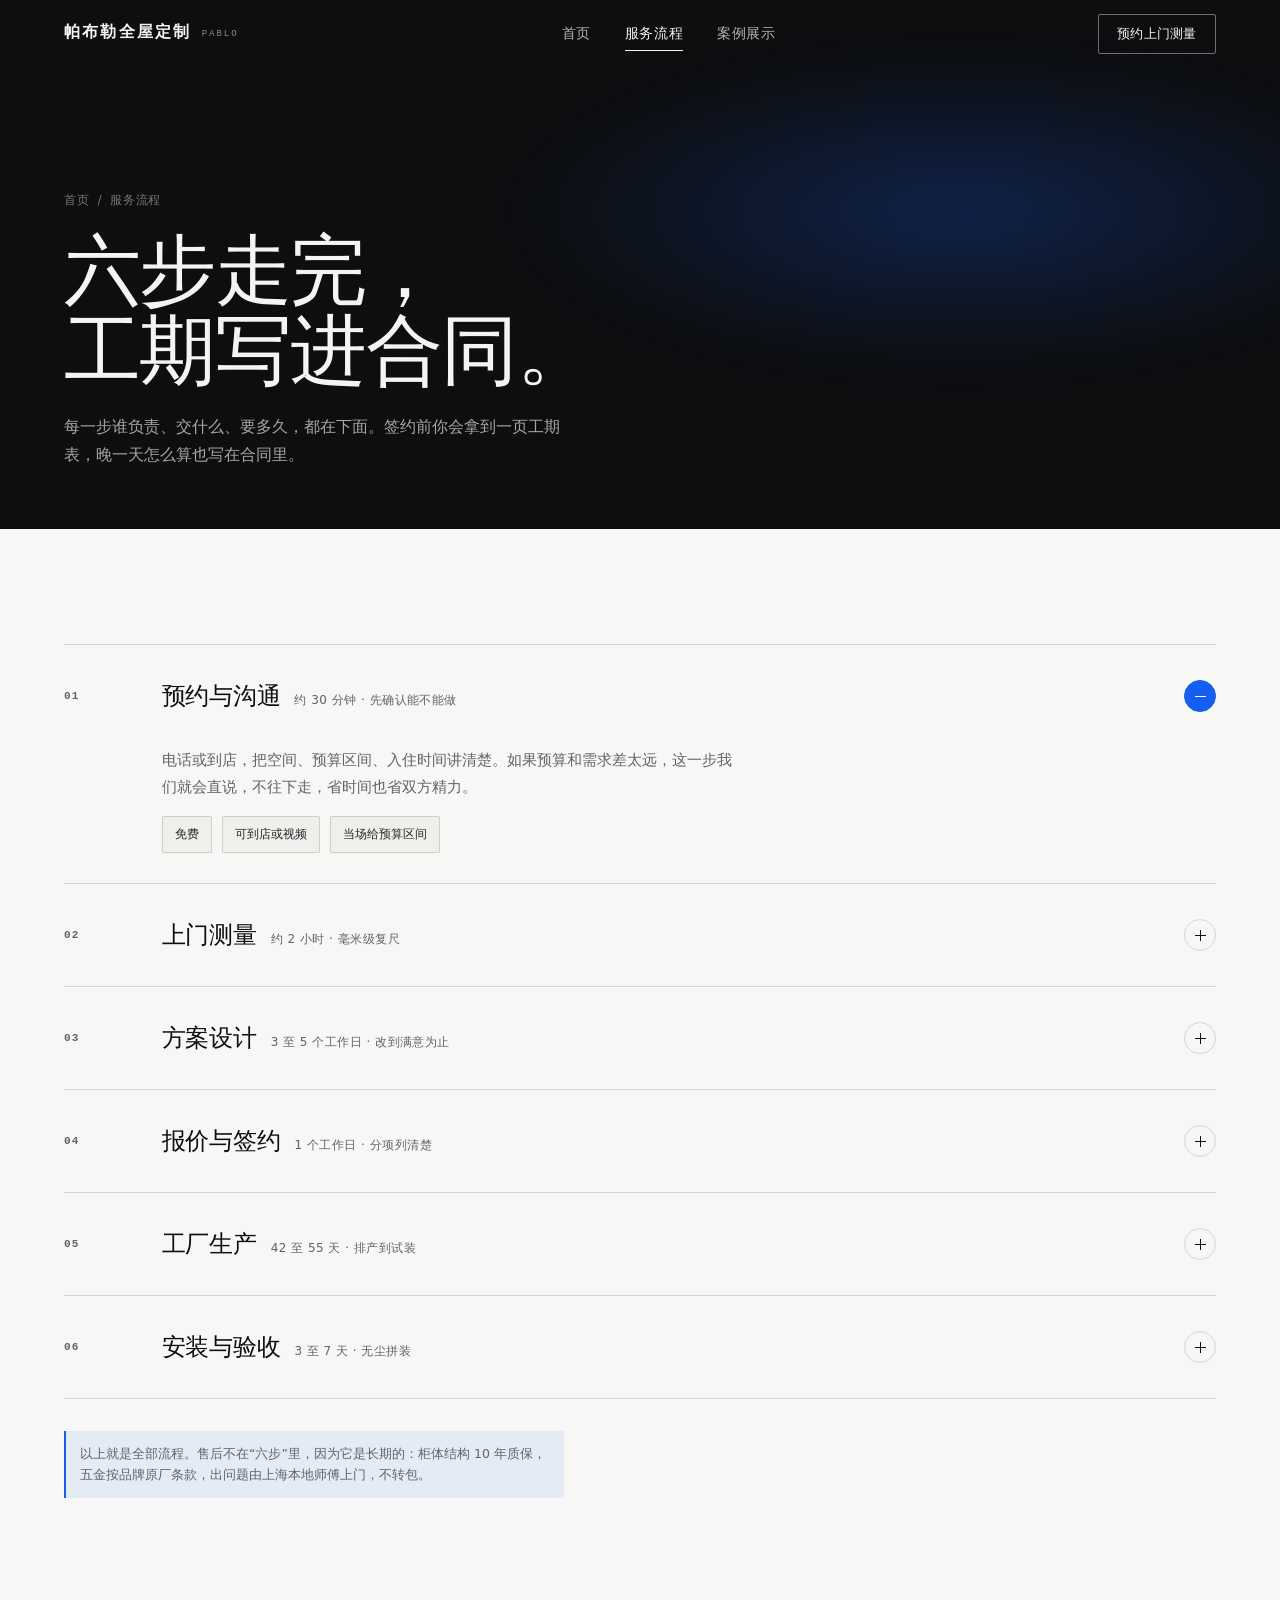
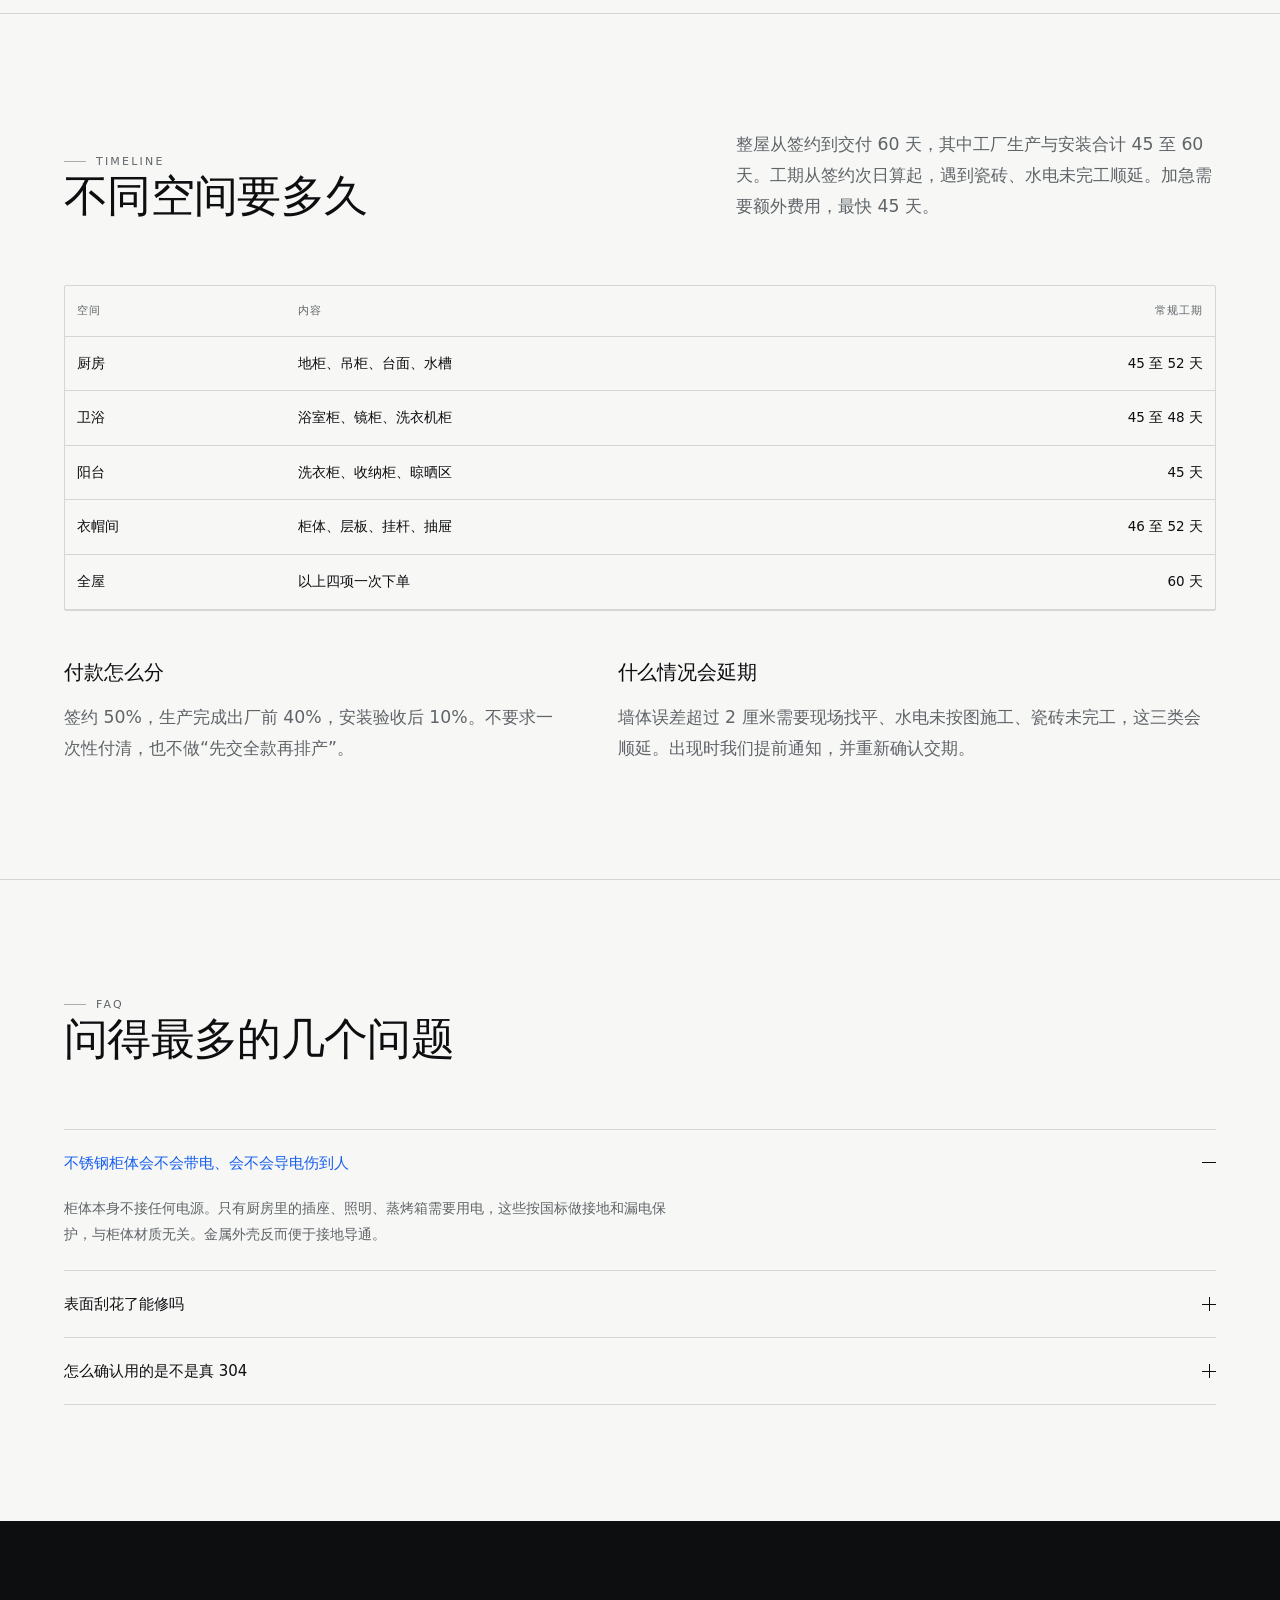
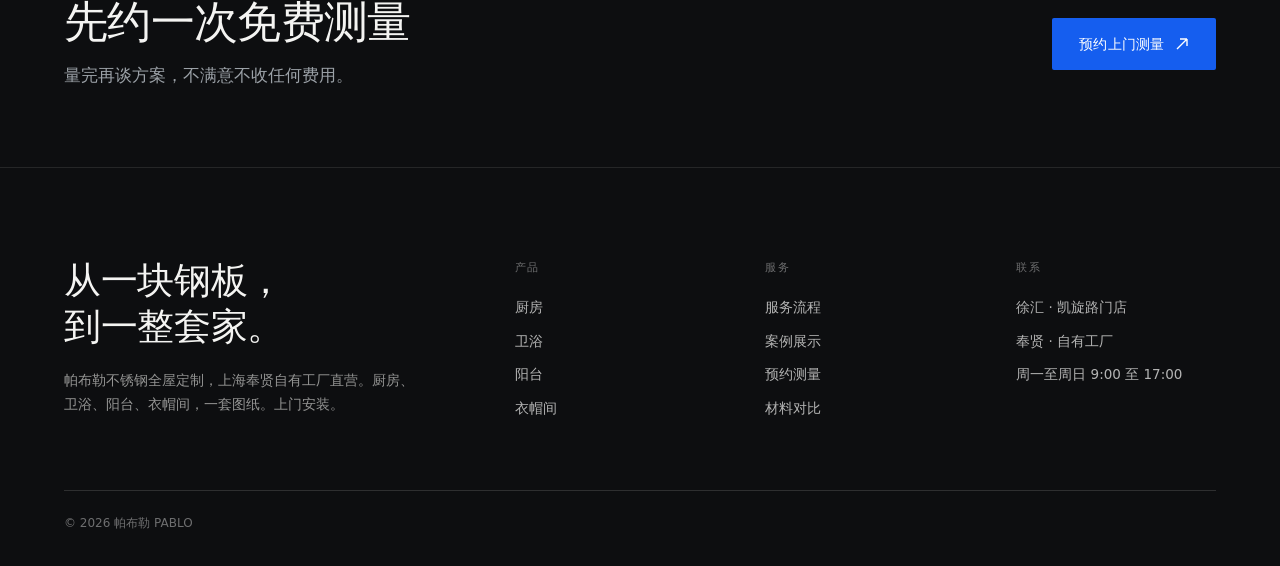
<file: process.html>
<!DOCTYPE html>
<html lang="zh-CN">
<head>
<meta charset="utf-8">
<meta name="viewport" content="width=device-width, initial-scale=1">
<title>服务流程｜帕布勒不锈钢全屋定制</title>
<meta name="description" content="帕布勒不锈钢全屋定制服务流程：预约沟通、上门测量、方案设计、报价签约、工厂生产、安装验收，六步走完，工期表写进合同。">
<meta name="theme-color" content="#0d0e10">
<link rel="icon" href="assets/img/logo-mark.svg" type="image/svg+xml">
<link rel="stylesheet" href="assets/css/base.css">
<link rel="stylesheet" href="assets/css/site.css">
</head>
<body>

<a class="skip-link" href="#main">跳到主要内容</a>

<header class="header" id="siteHeader">
  <div class="header__in">
    <a class="brand" href="index.html" aria-label="帕布勒全屋定制首页">
      <span class="brand__mark">帕布勒全屋定制</span>
      <span class="brand__sub">Pablo</span>
    </a>
    <nav class="nav" aria-label="主导航">
      <a class="nav__link" href="index.html">首页</a>
      <a class="nav__link" href="process.html" aria-current="page">服务流程</a>
      <a class="nav__link" href="cases.html">案例展示</a>
    </nav>
    <div class="header__cta">
      <a class="btn btn--ghost" href="index.html#contact" data-magnetic>预约上门测量</a>
      <button class="burger" type="button" aria-label="打开菜单" aria-expanded="false" aria-controls="drawer" data-burger>
        <span></span><span></span>
      </button>
    </div>
  </div>
</header>

<div class="drawer" id="drawer" aria-hidden="true" data-drawer>
  <nav class="drawer__nav" aria-label="移动端导航">
    <a class="drawer__link" href="index.html" style="--i:0">首页<em>01</em></a>
    <a class="drawer__link" href="process.html" style="--i:1">服务流程<em>02</em></a>
    <a class="drawer__link" href="cases.html" style="--i:2">案例展示<em>03</em></a>
    <a class="drawer__link" href="index.html#contact" style="--i:3">预约测量<em>04</em></a>
  </nav>
  <div class="drawer__foot">
    <p>上海奉贤自有工厂 · 直营 · 无中间商</p>
  </div>
</div>

<main id="main">

  <section class="page-hero">
    <div class="page-hero__glow" aria-hidden="true"></div>
    <div class="wrap">
      <nav class="crumb" aria-label="面包屑">
        <a href="index.html">首页</a><span aria-hidden="true">/</span><span>服务流程</span>
      </nav>
      <h1 class="h1" data-split>六步走完，<br>工期写进合同。</h1>
      <p class="page-hero__lead">每一步谁负责、交什么、要多久，都在下面。签约前你会拿到一页工期表，晚一天怎么算也写在合同里。</p>
    </div>
  </section>

  <section class="sec" aria-labelledby="stepsTitle">
    <div class="wrap">
      <h2 class="sr-only" id="stepsTitle">服务流程的六个阶段</h2>

      <div class="steps" data-accordion="single" data-reveal>

        <article class="step">
          <h3 style="margin:0">
            <button class="step__head" type="button" aria-expanded="false" aria-controls="p1" data-acc-head data-acc-open>
              <span class="step__no">01</span>
              <span class="step__title">预约与沟通 <small>约 30 分钟 · 先确认能不能做</small></span>
              <span class="step__icon" aria-hidden="true"></span>
            </button>
          </h3>
          <div class="step__panel" id="p1">
            <div class="step__inner">
              <div>
                <p class="step__desc">电话或到店，把空间、预算区间、入住时间讲清楚。如果预算和需求差太远，这一步我们就会直说，不往下走，省时间也省双方精力。</p>
                <div class="step__facts">
                  <span class="fact">免费</span>
                  <span class="fact">可到店或视频</span>
                  <span class="fact">当场给预算区间</span>
                </div>
              </div>
            </div>
          </div>
        </article>

        <article class="step">
          <h3 style="margin:0">
            <button class="step__head" type="button" aria-expanded="false" aria-controls="p2" data-acc-head>
              <span class="step__no">02</span>
              <span class="step__title">上门测量 <small>约 2 小时 · 毫米级复尺</small></span>
              <span class="step__icon" aria-hidden="true"></span>
            </button>
          </h3>
          <div class="step__panel" id="p2">
            <div class="step__inner">
              <div>
                <p class="step__desc">师傅带激光测距仪上门，除了长宽高，还会记录墙体垂直误差、门洞尺寸、下水位置、插座高度和燃气管走向。这些数据直接决定柜体能不能贴墙、门板能不能开满。</p>
                <div class="step__facts">
                  <span class="fact">上海地区免费</span>
                  <span class="fact">出测量单</span>
                  <span class="fact">可陪同讲解</span>
                </div>
              </div>
            </div>
          </div>
        </article>

        <article class="step">
          <h3 style="margin:0">
            <button class="step__head" type="button" aria-expanded="false" aria-controls="p3" data-acc-head>
              <span class="step__no">03</span>
              <span class="step__title">方案设计 <small>3 至 5 个工作日 · 改到满意为止</small></span>
              <span class="step__icon" aria-hidden="true"></span>
            </button>
          </h3>
          <div class="step__panel" id="p3">
            <div class="step__inner">
              <div>
                <p class="step__desc">出平面布置、立面图、柜内分区的分隔尺寸，以及一张效果图。改稿不收设计费，但每一轮都会同步报改动带来的价格变化，避免最后总价突然跳上去。</p>
                <div class="step__facts">
                  <span class="fact">平面 + 立面 + 效果图</span>
                  <span class="fact">免费改稿</span>
                  <span class="fact">改动即时算价</span>
                </div>
              </div>
            </div>
          </div>
        </article>

        <article class="step">
          <h3 style="margin:0">
            <button class="step__head" type="button" aria-expanded="false" aria-controls="p4" data-acc-head>
              <span class="step__no">04</span>
              <span class="step__title">报价与签约 <small>1 个工作日 · 分项列清楚</small></span>
              <span class="step__icon" aria-hidden="true"></span>
            </button>
          </h3>
          <div class="step__panel" id="p4">
            <div class="step__inner">
              <div>
                <p class="step__desc">报价按柜体、台面、五金、安装分项列出，不用“一口价”打包。付款分三个节点，尾款在验收后付。工期表与违约条款一起写进合同。</p>
                <div class="step__facts">
                  <span class="fact">分项报价</span>
                  <span class="fact">三段付款</span>
                  <span class="fact">工期写进合同</span>
                </div>
              </div>
            </div>
          </div>
        </article>

        <article class="step">
          <h3 style="margin:0">
            <button class="step__head" type="button" aria-expanded="false" aria-controls="p5" data-acc-head>
              <span class="step__no">05</span>
              <span class="step__title">工厂生产 <small>42 至 55 天 · 排产到试装</small></span>
              <span class="step__icon" aria-hidden="true"></span>
            </button>
          </h3>
          <div class="step__panel" id="p5">
            <div class="step__inner">
              <div>
                <p class="step__desc">拆单后进入下料、折弯、焊接、打磨、表面处理，出厂前在车间做一次整体试装，确认门缝、台面接缝、抽屉顺滑度都正常，再拆开打包。中途可以预约到厂看进度。</p>
                <div class="step__facts">
                  <span class="fact">自有工厂排产</span>
                  <span class="fact">出厂试装</span>
                  <span class="fact">可预约参观</span>
                </div>
              </div>
            </div>
          </div>
        </article>

        <article class="step">
          <h3 style="margin:0">
            <button class="step__head" type="button" aria-expanded="false" aria-controls="p6" data-acc-head>
              <span class="step__no">06</span>
              <span class="step__title">安装与验收 <small>3 至 7 天 · 无尘拼装</small></span>
              <span class="step__icon" aria-hidden="true"></span>
            </button>
          </h3>
          <div class="step__panel" id="p6">
            <div class="step__inner">
              <div>
                <p class="step__desc">现场做地面与成品保护，柜体拼装、台面就位、五金调试、打胶收口。验收时逐项过：门缝是否均匀、抽屉阻尼、台面水平、下水是否渗漏。签字后交付质保书。</p>
                <div class="step__facts">
                  <span class="fact">成品保护</span>
                  <span class="fact">逐项验收单</span>
                  <span class="fact">交付质保书</span>
                </div>
              </div>
            </div>
          </div>
        </article>

      </div>

      <p class="notice mt-32">以上就是全部流程。售后不在“六步”里，因为它是长期的：柜体结构 10 年质保，五金按品牌原厂条款，出问题由上海本地师傅上门，不转包。</p>
    </div>
  </section>

  <section class="sec sec--line" aria-labelledby="timeTitle">
    <div class="wrap">
      <div class="sec-head" data-reveal>
        <div>
          <p class="eyebrow">Timeline</p>
          <h2 class="h2" id="timeTitle">不同空间要多久</h2>
        </div>
        <div class="sec-head__aside">
          <p class="lead">整屋从签约到交付 60 天，其中工厂生产与安装合计 45 至 60 天。工期从签约次日算起，遇到瓷砖、水电未完工顺延。加急需要额外费用，最快 45 天。</p>
        </div>
      </div>

      <div class="cmp__scroll" data-reveal>
        <table class="table-plain">
          <caption class="sr-only">不同空间的常规工期与加急工期</caption>
          <thead>
            <tr><th scope="col">空间</th><th scope="col">内容</th><th scope="col">常规工期</th></tr>
          </thead>
          <tbody>
            <tr><td>厨房</td><td>地柜、吊柜、台面、水槽</td><td>45 至 52 天</td></tr>
            <tr><td>卫浴</td><td>浴室柜、镜柜、洗衣机柜</td><td>45 至 48 天</td></tr>
            <tr><td>阳台</td><td>洗衣柜、收纳柜、晾晒区</td><td>45 天</td></tr>
            <tr><td>衣帽间</td><td>柜体、层板、挂杆、抽屉</td><td>46 至 52 天</td></tr>
            <tr><td>全屋</td><td>以上四项一次下单</td><td>60 天</td></tr>
          </tbody>
        </table>
      </div>

      <div class="two-col mt-48" data-reveal>
        <div class="stack-16">
          <h3 class="h3">付款怎么分</h3>
          <p class="lead">签约 50%，生产完成出厂前 40%，安装验收后 10%。不要求一次性付清，也不做“先交全款再排产”。</p>
        </div>
        <div class="stack-16">
          <h3 class="h3">什么情况会延期</h3>
          <p class="lead">墙体误差超过 2 厘米需要现场找平、水电未按图施工、瓷砖未完工，这三类会顺延。出现时我们提前通知，并重新确认交期。</p>
        </div>
      </div>
    </div>
  </section>

  <section class="sec sec--line" aria-labelledby="faqTitle">
    <div class="wrap">
      <div class="sec-head" data-reveal>
        <div>
          <p class="eyebrow">FAQ</p>
          <h2 class="h2" id="faqTitle">问得最多的几个问题</h2>
        </div>
      </div>

      <div class="faq" data-accordion="multiple" data-reveal>
        <div class="faq__item">
          <h3 style="margin:0">
            <button class="faq__q" type="button" aria-expanded="false" aria-controls="fq1" data-acc-head data-acc-open>
              不锈钢柜体会不会带电、会不会导电伤到人
              <span class="faq__sign" aria-hidden="true"></span>
            </button>
          </h3>
          <div class="faq__a" id="fq1"><p>柜体本身不接任何电源。只有厨房里的插座、照明、蒸烤箱需要用电，这些按国标做接地和漏电保护，与柜体材质无关。金属外壳反而便于接地导通。</p></div>
        </div>
        <div class="faq__item">
          <h3 style="margin:0">
            <button class="faq__q" type="button" aria-expanded="false" aria-controls="fq3" data-acc-head>
              表面刮花了能修吗
              <span class="faq__sign" aria-hidden="true"></span>
            </button>
          </h3>
          <div class="faq__a" id="fq3"><p>拉丝表面可以用同目数砂纸或拉丝块局部修复，浅划痕基本看不出。深度划伤或凹陷需要更换单块门板，不锈钢门板可单换，不用整柜重做。</p></div>
        </div>
        <div class="faq__item">
          <h3 style="margin:0">
            <button class="faq__q" type="button" aria-expanded="false" aria-controls="fq5" data-acc-head>
              怎么确认用的是不是真 304
              <span class="faq__sign" aria-hidden="true"></span>
            </button>
          </h3>
          <div class="faq__a" id="fq5"><p>交付时提供材质证明与批次信息。现场可以先用磁铁初判：304 属于奥氏体不锈钢，基本无磁或弱磁，201 磁性明显。要精确确认需要光谱检测，可以委托第三方做，费用由提出方承担。</p></div>
        </div>
      </div>
    </div>
  </section>

  <section class="sec is-dark sec--tight" aria-labelledby="ctaTitle">
    <div class="wrap" style="display:flex;flex-wrap:wrap;gap:24px;align-items:center;justify-content:space-between">
      <div>
        <h2 class="h2" id="ctaTitle">先约一次免费测量</h2>
        <p class="lead" style="margin-top:12px">量完再谈方案，不满意不收任何费用。</p>
      </div>
      <a class="btn btn--accent" href="index.html#contact" data-magnetic>
        预约上门测量
        <svg class="btn__arrow" viewBox="0 0 14 14" fill="none" aria-hidden="true"><path d="M2 12L12 2M12 2H5M12 2v7" stroke="currentColor" stroke-width="1.4"/></svg>
      </a>
    </div>
  </section>

</main>

<footer class="footer">
  <div class="wrap">
    <div class="footer__top">
      <div>
        <p class="footer__word">从一块钢板，<br>到一整套家。</p>
        <p class="footer__sub">帕布勒不锈钢全屋定制，上海奉贤自有工厂直营。厨房、卫浴、阳台、衣帽间，一套图纸。上门安装。</p>
      </div>
      <div class="footer__col">
        <h4>产品</h4>
        <a href="cases.html">厨房</a>
        <a href="cases.html">卫浴</a>
        <a href="cases.html">阳台</a>
        <a href="cases.html">衣帽间</a>
      </div>
      <div class="footer__col">
        <h4>服务</h4>
        <a href="process.html">服务流程</a>
        <a href="cases.html">案例展示</a>
        <a href="index.html#contact">预约测量</a>
        <a href="index.html#cmpTitle">材料对比</a>
      </div>
      <div class="footer__col">
        <h4>联系</h4>
        <p>徐汇 · 凯旋路门店</p>
        <p>奉贤 · 自有工厂</p>
        <p>周一至周日 9:00 至 17:00</p>
      </div>
    </div>
    <div class="footer__bottom">
      <p>© <span data-year>2026</span> 帕布勒 PABLO</p>
    </div>
  </div>
</footer>

<script src="assets/js/bits.js"></script>
<script src="assets/js/site.js"></script>
</body>
</html>
</file>
<file: assets/css/base.css>
/* ============================================================
   base.css — 设计基座：tokens / reset / 排版 / 基础组件
   帕布勒 · 不锈钢全屋定制企业官网
   ============================================================ */

:root {
  /* 色彩 */
  --paper: #f7f7f5;
  --paper-2: #efefec;
  --paper-3: #e4e5e1;
  --ink: #0d0e10;
  --ink-2: #23262a;
  --mute: #5f6469;
  --line: rgba(13, 14, 16, 0.14);
  --line-soft: rgba(13, 14, 16, 0.07);
  --steel: #c6cbd1;
  --steel-hi: #e9ebed;
  --accent: #155eef;
  --accent-deep: #0b3da8;
  --accent-soft: rgba(21, 94, 239, 0.08);

  /* 排版 */
  --sans: "PingFang SC", "HarmonyOS Sans SC", "Hiragino Sans GB",
    "Microsoft YaHei", "Noto Sans SC", system-ui, sans-serif;
  --serif: ui-serif, "New York", "Iowan Old Style", "Times New Roman", serif;
  --mono: ui-monospace, "SF Mono", "JetBrains Mono", Menlo, monospace;

  /* 尺度 */
  --max: 1320px;
  --gutter: clamp(20px, 5vw, 64px);
  --sec-y: clamp(72px, 9vw, 140px);
  --r: 2px;
  --r-lg: 4px;

  /* 动效 */
  --ease: cubic-bezier(0.22, 0.61, 0.36, 1);
  --ease-out: cubic-bezier(0.16, 1, 0.3, 1);
}

*,
*::before,
*::after {
  box-sizing: border-box;
}

html {
  -webkit-text-size-adjust: 100%;
  scroll-behavior: smooth;
}

body {
  margin: 0;
  background: var(--paper);
  color: var(--ink);
  font-family: var(--sans);
  font-size: 16px;
  line-height: 1.75;
  font-weight: 400;
  -webkit-font-smoothing: antialiased;
  text-rendering: optimizeLegibility;
  overflow-x: hidden;
}

img,
svg,
canvas,
video {
  display: block;
  max-width: 100%;
}

img {
  height: auto;
}

a {
  color: inherit;
  text-decoration: none;
}

button {
  font: inherit;
  color: inherit;
  background: none;
  border: 0;
  cursor: pointer;
}

input,
textarea,
select {
  font: inherit;
  color: inherit;
}

h1,
h2,
h3,
h4,
p,
figure,
blockquote,
ul,
ol {
  margin: 0;
}

ul,
ol {
  padding: 0;
  list-style: none;
}

::selection {
  background: var(--accent);
  color: #fff;
}

/* ---------- 可访问性 ---------- */

[hidden] {
  display: none !important;
}

:where(a, button, input, textarea, select, summary, [tabindex]):focus-visible {
  outline: 2px solid var(--accent);
  outline-offset: 3px;
  border-radius: 1px;
}

.sr-only {
  position: absolute;
  width: 1px;
  height: 1px;
  padding: 0;
  margin: -1px;
  overflow: hidden;
  clip: rect(0 0 0 0);
  white-space: nowrap;
  border: 0;
}

.skip-link {
  position: absolute;
  left: 50%;
  top: 8px;
  transform: translate(-50%, -160%);
  z-index: 200;
  padding: 10px 18px;
  background: var(--ink);
  color: #fff;
  font-size: 13px;
  border-radius: var(--r);
  transition: transform 0.2s var(--ease);
}

.skip-link:focus {
  transform: translate(-50%, 0);
}

/* ---------- 排版 ---------- */

.eyebrow {
  font-size: 11px;
  letter-spacing: 0.2em;
  text-transform: uppercase;
  color: var(--mute);
  font-weight: 500;
  display: flex;
  align-items: center;
  gap: 10px;
}

.eyebrow::before {
  content: "";
  width: 22px;
  height: 1px;
  background: currentColor;
  opacity: 0.5;
}

.h1 {
  font-size: clamp(2.55rem, 6vw, 5rem);
  line-height: 1.04;
  letter-spacing: -0.02em;
  font-weight: 500;
  text-wrap: balance;
}

.h2 {
  font-size: clamp(1.75rem, 3.4vw, 3rem);
  line-height: 1.16;
  letter-spacing: -0.015em;
  font-weight: 500;
  text-wrap: balance;
}

.h3 {
  font-size: clamp(1.15rem, 1.6vw, 1.45rem);
  line-height: 1.35;
  letter-spacing: -0.005em;
  font-weight: 500;
}

.lead {
  font-size: clamp(1rem, 1.35vw, 1.16rem);
  line-height: 1.78;
  color: var(--mute);
  text-wrap: pretty;
}

.small {
  font-size: 13px;
  line-height: 1.7;
  color: var(--mute);
}

.num {
  font-family: var(--serif);
  font-variant-numeric: tabular-nums lining-nums;
  letter-spacing: -0.01em;
}

/* ---------- 布局 ---------- */

.wrap {
  width: 100%;
  max-width: var(--max);
  margin-inline: auto;
  padding-inline: var(--gutter);
}

.sec {
  padding-block: var(--sec-y);
  position: relative;
}

.sec--tight {
  padding-block: clamp(48px, 6vw, 80px);
}

.sec--line {
  border-top: 1px solid var(--line);
}

/* 反色区块 */
.is-dark {
  --paper: #0d0e10;
  --paper-2: #171a1d;
  --ink: #f4f4f2;
  --ink-2: #dcdedb;
  --mute: #9ba1a7;
  --line: rgba(244, 244, 242, 0.16);
  --line-soft: rgba(244, 244, 242, 0.08);
  --steel: #3a3f45;
  background: var(--paper);
  color: var(--ink);
}

/* ---------- 按钮 ---------- */

.btn {
  --btn-bg: var(--ink);
  --btn-fg: var(--paper);
  position: relative;
  display: inline-flex;
  align-items: center;
  justify-content: center;
  gap: 10px;
  min-height: 52px;
  padding: 0 26px;
  background: var(--btn-bg);
  color: var(--btn-fg);
  border: 1px solid transparent;
  border-radius: var(--r);
  font-size: 14px;
  font-weight: 500;
  letter-spacing: 0.02em;
  overflow: hidden;
  isolation: isolate;
  transition: transform 0.35s var(--ease), background-color 0.3s var(--ease),
    color 0.3s var(--ease), border-color 0.3s var(--ease);
  will-change: transform;
}

.btn::after {
  content: "";
  position: absolute;
  inset: 0;
  background: var(--accent);
  transform: translateY(101%);
  transition: transform 0.42s var(--ease-out);
  z-index: -1;
}

.btn:hover::after {
  transform: translateY(0);
}

.btn:hover {
  color: #fff;
}

.btn:active {
  transform: scale(0.985);
}

.btn--accent {
  --btn-bg: var(--accent);
  --btn-fg: #fff;
}

.btn--accent::after {
  background: var(--accent-deep);
}

.btn--ghost {
  --btn-bg: transparent;
  --btn-fg: currentColor;
  border-color: var(--line);
}

.btn--ghost::after {
  background: var(--ink);
}

.btn--ghost:hover {
  border-color: var(--ink);
}

.btn--sm {
  min-height: 44px;
  padding: 0 18px;
  font-size: 13px;
}

.btn--block {
  width: 100%;
}

.btn__arrow {
  width: 14px;
  height: 14px;
  flex: none;
  transition: transform 0.4s var(--ease);
}

.btn:hover .btn__arrow {
  transform: translateX(3px);
}

/* 文本链接 */
.link-u {
  display: inline-flex;
  align-items: center;
  gap: 8px;
  font-size: 14px;
  font-weight: 500;
  padding-bottom: 4px;
  border-bottom: 1px solid var(--line);
  transition: border-color 0.3s var(--ease), gap 0.3s var(--ease);
}

.link-u:hover {
  border-color: currentColor;
  gap: 12px;
}

/* ---------- 入场动效 ---------- */

[data-reveal] {
  opacity: 0;
  transform: translateY(22px);
  transition: opacity 0.8s var(--ease-out), transform 0.8s var(--ease-out);
  transition-delay: var(--d, 0ms);
}

[data-reveal].is-in {
  opacity: 1;
  transform: none;
}

/* SplitText 字符 */
.st-char {
  display: inline-block;
  opacity: 0;
  transform: translateY(0.5em) rotate(2deg);
  transition: opacity 0.7s var(--ease-out), transform 0.9s var(--ease-out);
  transition-delay: calc(var(--i) * 32ms);
  will-change: transform, opacity;
}

.is-in .st-char,
.st-ready .st-char {
  opacity: 1;
  transform: none;
}

/* ---------- 动效降级 ---------- */

@media (prefers-reduced-motion: reduce) {
  html {
    scroll-behavior: auto;
  }

  *,
  *::before,
  *::after {
    animation-duration: 0.001ms !important;
    animation-iteration-count: 1 !important;
    transition-duration: 0.001ms !important;
  }

  [data-reveal] {
    opacity: 1;
    transform: none;
  }

  .st-char {
    opacity: 1;
    transform: none;
  }
}
</file>
<file: assets/css/site.css>
/* ============================================================
   site.css — 页面区块样式
   ============================================================ */

/* ---------------- 顶部导航 ---------------- */

.header {
  position: fixed;
  inset: 0 0 auto 0;
  z-index: 100;
  height: 68px;
  display: flex;
  align-items: center;
  transition: background-color 0.4s var(--ease), border-color 0.4s var(--ease),
    backdrop-filter 0.4s var(--ease), height 0.4s var(--ease);
  border-bottom: 1px solid transparent;
  color: #f4f4f2;
}

.header.is-stuck {
  height: 60px;
  background: rgba(13, 14, 16, 0.82);
  backdrop-filter: blur(18px) saturate(140%);
  -webkit-backdrop-filter: blur(18px) saturate(140%);
  border-bottom-color: rgba(244, 244, 242, 0.12);
}

.header--light {
  color: var(--ink);
}

.header--light.is-stuck {
  background: rgba(247, 247, 245, 0.86);
  border-bottom-color: var(--line-soft);
}

.header__in {
  width: 100%;
  max-width: var(--max);
  margin-inline: auto;
  padding-inline: var(--gutter);
  display: flex;
  align-items: center;
  justify-content: space-between;
  gap: 24px;
}

/* 字标 */
.brand {
  display: flex;
  align-items: baseline;
  gap: 10px;
  flex: none;
}

.brand__mark {
  font-size: 16px;
  font-weight: 600;
  letter-spacing: 0.14em;
  line-height: 1;
  white-space: nowrap;
}

.brand__sub {
  font-family: var(--mono);
  font-size: 9px;
  letter-spacing: 0.22em;
  text-transform: uppercase;
  opacity: 0.55;
  transform: translateY(-1px);
}

.nav {
  display: flex;
  align-items: center;
  gap: 34px;
}

.nav__link {
  position: relative;
  font-size: 13.5px;
  letter-spacing: 0.04em;
  padding-block: 6px;
  opacity: 0.72;
  transition: opacity 0.3s var(--ease);
}

.nav__link::after {
  content: "";
  position: absolute;
  left: 0;
  bottom: 0;
  width: 100%;
  height: 1px;
  background: currentColor;
  transform: scaleX(0);
  transform-origin: left;
  transition: transform 0.45s var(--ease-out);
}

.nav__link:hover {
  opacity: 1;
}

.nav__link:hover::after,
.nav__link[aria-current="page"]::after {
  transform: scaleX(1);
}

.nav__link[aria-current="page"] {
  opacity: 1;
}

.header__cta {
  display: flex;
  align-items: center;
  gap: 12px;
  flex: none;
}

.header__cta .btn {
  min-height: 40px;
  padding: 0 18px;
  font-size: 13px;
  --btn-bg: transparent;
  --btn-fg: currentColor;
  border-color: currentColor;
  border-color: color-mix(in srgb, currentColor 42%, transparent);
}

.header__cta .btn::after {
  background: #f4f4f2;
}

.header__cta .btn:hover {
  color: #0d0e10;
  border-color: #f4f4f2;
}

.header--light .header__cta .btn::after {
  background: var(--ink);
}

.header--light .header__cta .btn:hover {
  color: var(--paper);
  border-color: var(--ink);
}

/* 汉堡 */
.burger {
  display: none;
  width: 44px;
  height: 44px;
  margin-right: -10px;
  position: relative;
  flex: none;
}

.burger span {
  position: absolute;
  left: 12px;
  width: 20px;
  height: 1px;
  background: currentColor;
  transition: transform 0.4s var(--ease), opacity 0.2s;
}

.burger span:nth-child(1) {
  top: 19px;
}

.burger span:nth-child(2) {
  top: 25px;
}

.burger[aria-expanded="true"] span:nth-child(1) {
  transform: translateY(3px) rotate(45deg);
}

.burger[aria-expanded="true"] span:nth-child(2) {
  transform: translateY(-3px) rotate(-45deg);
}

/* 抽屉 */
.drawer {
  position: fixed;
  inset: 0;
  z-index: 99;
  background: var(--ink);
  color: #f4f4f2;
  padding: 96px var(--gutter) 40px;
  display: flex;
  flex-direction: column;
  justify-content: space-between;
  clip-path: inset(0 0 100% 0);
  transition: clip-path 0.6s var(--ease-out);
  visibility: hidden;
}

.drawer.is-open {
  clip-path: inset(0 0 0 0);
  visibility: visible;
}

.drawer__nav {
  display: flex;
  flex-direction: column;
  gap: 4px;
}

.drawer__link {
  font-size: clamp(1.9rem, 9vw, 2.6rem);
  font-weight: 500;
  letter-spacing: -0.01em;
  padding-block: 10px;
  border-bottom: 1px solid rgba(244, 244, 242, 0.12);
  display: flex;
  justify-content: space-between;
  align-items: baseline;
  opacity: 0;
  transform: translateY(14px);
  transition: opacity 0.5s var(--ease), transform 0.5s var(--ease);
}

.drawer.is-open .drawer__link {
  opacity: 1;
  transform: none;
  transition-delay: calc(120ms + var(--i, 0) * 60ms);
}

.drawer__link em {
  font-family: var(--mono);
  font-size: 11px;
  font-style: normal;
  opacity: 0.4;
  letter-spacing: 0.1em;
}

.drawer__foot {
  display: grid;
  gap: 16px;
  font-size: 13px;
  color: rgba(244, 244, 242, 0.6);
}

/* ---------------- Hero ---------------- */

.hero {
  position: relative;
  min-height: 100svh;
  display: flex;
  flex-direction: column;
  justify-content: center;
  padding-top: clamp(96px, 13vh, 140px);
  padding-bottom: clamp(28px, 5vw, 56px);
  overflow: hidden;
  background: #0d0e10;
  color: #f4f4f2;
  isolation: isolate;
}

.hero__photo {
  position: absolute;
  inset: 0;
  width: 100%;
  height: 100%;
  object-fit: cover;
  object-position: center 56%;
  z-index: -2;
}

/* 三层遮挡：上沿保导航、左侧保标题与正文、下沿收拾过渡 */
.hero__scrim {
  position: absolute;
  inset: 0;
  z-index: -1;
  pointer-events: none;
  background: linear-gradient(
      180deg,
      rgba(10, 11, 13, 0.7) 0%,
      rgba(10, 11, 13, 0) 22%
    ),
    linear-gradient(
      90deg,
      rgba(10, 11, 13, 0.88) 0%,
      rgba(10, 11, 13, 0.62) 46%,
      rgba(10, 11, 13, 0.2) 100%
    ),
    linear-gradient(0deg, rgba(10, 11, 13, 0.72) 0%, rgba(10, 11, 13, 0) 46%);
}

.hero__in {
  width: 100%;
  max-width: var(--max);
  margin-inline: auto;
  padding-inline: var(--gutter);
}

.hero__eyebrow {
  color: rgba(244, 244, 242, 0.82);
  margin-bottom: clamp(20px, 3vw, 34px);
}

.hero h1 {
  max-width: 17ch;
}

.hero h1 em {
  font-style: normal;
  color: var(--steel);
}

.hero__row {
  display: grid;
  grid-template-columns: minmax(0, 1.05fr) minmax(0, 0.95fr);
  gap: clamp(24px, 5vw, 72px);
  align-items: end;
  margin-top: clamp(28px, 4vw, 52px);
  padding-top: clamp(24px, 3vw, 36px);
  border-top: 1px solid rgba(244, 244, 242, 0.16);
}

.hero__desc {
  font-size: clamp(0.98rem, 1.2vw, 1.08rem);
  line-height: 1.8;
  color: rgba(244, 244, 242, 0.7);
  max-width: 33em;
  text-wrap: pretty;
}

.hero__actions {
  display: flex;
  flex-wrap: wrap;
  gap: 12px;
  margin-top: 26px;
}

.hero .btn {
  --btn-bg: var(--accent);
  --btn-fg: #fff;
}

.hero .btn::after {
  background: #fff;
}

.hero .btn:hover {
  color: var(--ink);
}

.hero .btn--ghost {
  --btn-bg: transparent;
  --btn-fg: #f4f4f2;
  border-color: rgba(244, 244, 242, 0.34);
}

.hero .btn--ghost::after {
  background: #f4f4f2;
}

.hero .btn--ghost:hover {
  color: var(--ink);
  border-color: #f4f4f2;
}

/* Hero 数据条 */
.hero__stats {
  display: grid;
  grid-template-columns: repeat(4, minmax(0, 1fr));
  gap: 1px;
  background: rgba(244, 244, 242, 0.16);
  border-block: 1px solid rgba(244, 244, 242, 0.16);
  margin-top: clamp(32px, 4vw, 56px);
}

.stat {
  background: #0d0e10;
  padding: clamp(16px, 2vw, 24px) clamp(12px, 1.6vw, 22px);
}

.stat__v {
  font-family: var(--serif);
  font-size: clamp(1.6rem, 3vw, 2.5rem);
  line-height: 1;
  font-variant-numeric: tabular-nums;
  display: flex;
  align-items: baseline;
  gap: 4px;
}

.stat__v small {
  font-family: var(--sans);
  font-size: 12px;
  font-weight: 400;
  opacity: 0.55;
  letter-spacing: 0.06em;
}

.stat__k {
  font-size: 12px;
  color: rgba(244, 244, 242, 0.55);
  margin-top: 10px;
  letter-spacing: 0.04em;
}

/* ---------------- 带背景图的区块 ---------------- */

.sec--photo {
  --mute: #b9bfc5;
  position: relative;
  isolation: isolate;
  overflow: hidden;
  background: #0d0e10;
}

.sec__bg {
  position: absolute;
  inset: 0;
  width: 100%;
  height: 100%;
  object-fit: cover;
  object-position: center 52%;
  z-index: -2;
}

/* 两层遮挡：上带压暗保住标题与说明，中段放开让照片透出来，底部再压暗接下一个区块 */
.sec__scrim {
  position: absolute;
  inset: 0;
  z-index: -1;
  background: linear-gradient(
      180deg,
      rgba(10, 11, 13, 0.9) 0%,
      rgba(10, 11, 13, 0.46) 26%,
      rgba(10, 11, 13, 0.24) 56%,
      rgba(10, 11, 13, 0.86) 100%
    ),
    radial-gradient(130% 58% at 50% 0%, rgba(10, 11, 13, 0.55), transparent 72%);
}

/* 右上说明压在照片较亮的区域，单独提亮一档 */
.sec--photo .sec-head__aside .lead {
  color: rgba(244, 244, 242, 0.84);
}

/* 卡片改成玻璃板，让照片透出来又不影响阅读 */
.sec--photo .card {
  background: rgba(13, 14, 16, 0.72);
  backdrop-filter: blur(14px) saturate(115%);
  -webkit-backdrop-filter: blur(14px) saturate(115%);
}

.sec--photo .card::before {
  background: radial-gradient(
    340px circle at var(--mx, 50%) var(--my, 50%),
    rgba(140, 172, 255, 0.18),
    transparent 68%
  );
}

.sec--photo .card__foot {
  color: #a8c4ff;
}

.sec--photo .grid-4 {
  background: rgba(244, 244, 242, 0.16);
  border-color: rgba(244, 244, 242, 0.16);
}

/* ---------------- 通用区块头 ---------------- */

.sec-head {
  display: grid;
  grid-template-columns: minmax(0, 0.9fr) minmax(0, 1.1fr);
  gap: clamp(20px, 5vw, 72px);
  align-items: end;
  margin-bottom: clamp(36px, 5vw, 64px);
}

.sec-head__aside {
  display: flex;
  flex-direction: column;
  gap: 18px;
  justify-self: end;
  max-width: 30em;
}

.sec-head .h2 {
  max-width: 20ch;
}

.sec-head--single {
  grid-template-columns: 1fr;
}

/* ---------------- 产品力卡片 ---------------- */

.grid-4 {
  display: grid;
  grid-template-columns: repeat(4, minmax(0, 1fr));
  gap: 1px;
  background: var(--line);
  border: 1px solid var(--line);
}

.card {
  position: relative;
  background: var(--paper);
  padding: clamp(24px, 2.4vw, 34px) clamp(20px, 2vw, 28px);
  min-height: 260px;
  display: flex;
  flex-direction: column;
  justify-content: space-between;
  overflow: hidden;
  transition: background-color 0.4s var(--ease);
}

.card::before {
  content: "";
  position: absolute;
  inset: 0;
  opacity: 0;
  transition: opacity 0.35s var(--ease);
  background: radial-gradient(
    340px circle at var(--mx, 50%) var(--my, 50%),
    var(--accent-soft),
    transparent 68%
  );
  pointer-events: none;
}

.card:hover::before {
  opacity: 1;
}

.card__idx {
  font-family: var(--mono);
  font-size: 11px;
  letter-spacing: 0.14em;
  color: var(--mute);
}

.card__title {
  font-size: 1.06rem;
  font-weight: 500;
  margin-bottom: 10px;
  letter-spacing: -0.005em;
}

.card__desc {
  font-size: 13.5px;
  line-height: 1.72;
  color: var(--mute);
  text-wrap: pretty;
}

.card__foot {
  margin-top: 22px;
  padding-top: 16px;
  border-top: 1px solid var(--line-soft);
  font-size: 12px;
  letter-spacing: 0.06em;
  color: var(--accent);
  display: flex;
  align-items: center;
  gap: 8px;
}

/* ---------------- 对比表 ---------------- */

.cmp {
  width: 100%;
  border-collapse: collapse;
  font-size: 14px;
}

.cmp th,
.cmp td {
  text-align: left;
  padding: 18px 16px;
  border-bottom: 1px solid var(--line);
  vertical-align: middle;
}

.cmp thead th {
  font-size: 12px;
  font-weight: 500;
  letter-spacing: 0.08em;
  color: var(--mute);
  text-transform: uppercase;
  padding-bottom: 14px;
}

.cmp thead th.is-brand {
  color: var(--accent);
}

.cmp tbody th {
  font-weight: 400;
  color: var(--ink);
  font-size: 13.5px;
}

.cmp td {
  color: var(--mute);
  font-size: 13.5px;
}

.cmp td.is-brand {
  color: var(--ink);
  font-weight: 500;
  background: var(--accent-soft);
}

.cmp tbody tr:last-child th,
.cmp tbody tr:last-child td {
  border-bottom: 0;
}

.cmp__scroll {
  overflow-x: auto;
  border: 1px solid var(--line);
  border-radius: var(--r);
  -webkit-overflow-scrolling: touch;
}

.cmp__scroll table {
  min-width: 640px;
}

.mark-y {
  color: var(--accent);
  font-weight: 500;
}

.mark-n {
  color: var(--mute);
  opacity: 0.7;
}

/* ---------------- 适用人群 ---------------- */

.fit-grid {
  display: grid;
  grid-template-columns: repeat(2, minmax(0, 1fr));
  gap: 26px clamp(24px, 4vw, 64px);
  margin-top: clamp(22px, 3vw, 34px);
}

.fit-grid li {
  border-top: 1px solid var(--line);
  padding-top: 16px;
}

.fit-grid strong {
  display: block;
  font-size: 15px;
  font-weight: 500;
  margin-bottom: 6px;
  letter-spacing: -0.005em;
}

.fit-grid p {
  color: var(--mute);
  font-size: 13.5px;
  line-height: 1.72;
  text-wrap: pretty;
}

/* ---------------- 场景 Tabs（备用：首页该区块已删除，保留样式以便恢复） ---------------- */

.scene {
  display: grid;
  grid-template-columns: minmax(0, 0.85fr) minmax(0, 1.15fr);
  gap: clamp(24px, 4vw, 64px);
  align-items: start;
}

.tabs {
  display: flex;
  flex-direction: column;
  border-top: 1px solid var(--line);
}

.tab {
  position: relative;
  display: flex;
  align-items: center;
  justify-content: space-between;
  gap: 16px;
  width: 100%;
  min-height: 64px;
  padding: 18px 4px;
  border-bottom: 1px solid var(--line);
  text-align: left;
  transition: padding 0.4s var(--ease), color 0.3s;
}

.tab__name {
  font-size: clamp(1.1rem, 1.7vw, 1.42rem);
  font-weight: 500;
  letter-spacing: -0.01em;
  opacity: 0.45;
  transition: opacity 0.3s var(--ease), transform 0.4s var(--ease);
}

.tab__meta {
  font-family: var(--mono);
  font-size: 11px;
  letter-spacing: 0.1em;
  opacity: 0.4;
}

.tab:hover .tab__name {
  opacity: 0.8;
}

.tab[aria-selected="true"] .tab__name {
  opacity: 1;
  transform: translateX(4px);
}

.tab[aria-selected="true"] .tab__meta {
  opacity: 1;
  color: var(--accent);
}

.tab[aria-selected="true"]::before {
  content: "";
  position: absolute;
  left: -12px;
  top: 50%;
  width: 3px;
  height: 22px;
  margin-top: -11px;
  background: var(--accent);
}

.panel {
  display: grid;
  gap: 20px;
  animation: panelIn 0.5s var(--ease-out) both;
}

.panel[hidden] {
  display: none;
}

@keyframes panelIn {
  from {
    opacity: 0;
    transform: translateY(10px);
  }
  to {
    opacity: 1;
    transform: none;
  }
}

.panel__media {
  aspect-ratio: 4 / 3;
  border: 1px solid var(--line);
  background: var(--paper-2);
  overflow: hidden;
  position: relative;
}

.panel__media img {
  width: 100%;
  height: 100%;
  object-fit: cover;
  transition: transform 1.2s var(--ease-out);
}

.panel__media:hover img {
  transform: scale(1.03);
}

.panel__body h3 {
  font-size: 1.15rem;
  font-weight: 500;
  margin-bottom: 8px;
}

.panel__body p {
  color: var(--mute);
  font-size: 14.5px;
  line-height: 1.8;
  text-wrap: pretty;
}

.ticks {
  display: flex;
  flex-wrap: wrap;
  gap: 8px;
  margin-top: 16px;
}

.tick {
  font-size: 12px;
  letter-spacing: 0.04em;
  padding: 6px 12px;
  border: 1px solid var(--line);
  border-radius: 100px;
  color: var(--ink-2);
}

/* ---------------- 播放器（备用组件，当前页面未使用） ---------------- */

.player {
  position: relative;
  border: 1px solid rgba(244, 244, 242, 0.16);
  background: #101215;
  overflow: hidden;
}

.player__stage {
  position: relative;
  aspect-ratio: 16 / 9;
  width: 100%;
}

.player__stage canvas {
  width: 100%;
  height: 100%;
  display: block;
}

.player__hint {
  position: absolute;
  left: 18px;
  top: 16px;
  font-family: var(--mono);
  font-size: 10px;
  letter-spacing: 0.16em;
  text-transform: uppercase;
  color: rgba(244, 244, 242, 0.5);
  pointer-events: none;
}

.player__bar {
  display: flex;
  align-items: center;
  gap: 14px;
  padding: 12px 14px;
  border-top: 1px solid rgba(244, 244, 242, 0.12);
  background: rgba(255, 255, 255, 0.02);
}

.pbtn {
  width: 38px;
  height: 38px;
  flex: none;
  display: grid;
  place-items: center;
  border: 1px solid rgba(244, 244, 242, 0.22);
  border-radius: 50%;
  color: #f4f4f2;
  transition: background-color 0.25s, border-color 0.25s, transform 0.2s;
}

.pbtn:hover {
  background: rgba(244, 244, 242, 0.12);
  border-color: rgba(244, 244, 242, 0.4);
}

.pbtn:active {
  transform: scale(0.94);
}

.pbtn svg {
  width: 13px;
  height: 13px;
}

.pbtn .ico-pause {
  display: none;
}

.pbtn[data-state="playing"] .ico-pause {
  display: block;
}

.pbtn[data-state="playing"] .ico-play {
  display: none;
}

.player__stage canvas {
  cursor: pointer;
}

.player:fullscreen {
  display: flex;
  flex-direction: column;
  background: #0a0b0d;
  border: 0;
}

.player:fullscreen .player__stage {
  aspect-ratio: auto;
  flex: 1;
  min-height: 0;
}

.player__time {
  font-family: var(--mono);
  font-size: 11px;
  color: rgba(244, 244, 242, 0.62);
  letter-spacing: 0.04em;
  flex: none;
  min-width: 82px;
}

.player__seek {
  flex: 1;
  min-width: 60px;
  -webkit-appearance: none;
  appearance: none;
  height: 26px;
  background: transparent;
  cursor: pointer;
}

.player__seek::-webkit-slider-runnable-track {
  height: 2px;
  background: rgba(244, 244, 242, 0.22);
}

.player__seek::-moz-range-track {
  height: 2px;
  background: rgba(244, 244, 242, 0.22);
}

.player__seek::-webkit-slider-thumb {
  -webkit-appearance: none;
  width: 10px;
  height: 10px;
  border-radius: 50%;
  background: #f4f4f2;
  margin-top: -4px;
  box-shadow: 0 0 0 4px rgba(21, 94, 239, 0);
  transition: box-shadow 0.25s;
}

.player__seek::-moz-range-thumb {
  width: 10px;
  height: 10px;
  border: 0;
  border-radius: 50%;
  background: #f4f4f2;
}

.player__seek:hover::-webkit-slider-thumb,
.player__seek:focus-visible::-webkit-slider-thumb {
  box-shadow: 0 0 0 5px rgba(21, 94, 239, 0.35);
}

.player__cap {
  font-size: 12px;
  color: rgba(244, 244, 242, 0.5);
  flex: none;
  letter-spacing: 0.04em;
}

/* ---------------- 四阶段图文 ---------------- */

.phases {
  display: grid;
  gap: clamp(36px, 5vw, 80px);
}

.phase {
  display: grid;
  grid-template-columns: minmax(0, 1.12fr) minmax(0, 0.88fr);
  gap: clamp(24px, 4vw, 64px);
  align-items: center;
}

.phase:nth-child(even) .phase__media {
  order: 2;
}

.phase__media {
  position: relative;
  margin: 0;
  aspect-ratio: 4 / 3;
  border: 1px solid rgba(244, 244, 242, 0.16);
  overflow: hidden;
  background: #14171a;
}

.phase__media img {
  width: 100%;
  height: 100%;
  object-fit: cover;
  transition: transform 1.2s var(--ease-out);
}

.phase:hover .phase__media img {
  transform: scale(1.03);
}

.phase__no {
  font-family: var(--mono);
  font-size: 11px;
  letter-spacing: 0.18em;
  color: var(--accent);
  margin-bottom: 16px;
}

.phase__title {
  font-size: clamp(1.5rem, 2.6vw, 2.1rem);
  font-weight: 500;
  letter-spacing: -0.015em;
  line-height: 1.2;
  margin-bottom: 14px;
}

.phase__desc {
  font-size: 14.5px;
  line-height: 1.85;
  color: var(--mute);
  max-width: 30em;
  text-wrap: pretty;
}

.phase .ticks {
  margin-top: 20px;
}

/* ---------------- 评价 Marquee ---------------- */

.marquee {
  display: flex;
  gap: 16px;
  overflow: hidden;
  mask-image: linear-gradient(
    90deg,
    transparent,
    #000 8%,
    #000 92%,
    transparent
  );
  -webkit-mask-image: linear-gradient(
    90deg,
    transparent,
    #000 8%,
    #000 92%,
    transparent
  );
}

.marquee + .marquee {
  margin-top: 16px;
}

.marquee__track {
  display: flex;
  gap: 16px;
  flex: none;
  min-width: max-content;
  animation: marquee 46s linear infinite;
  will-change: transform;
}

.marquee--rev .marquee__track {
  animation-direction: reverse;
  animation-duration: 54s;
}

.marquee:hover .marquee__track,
.marquee:focus-within .marquee__track {
  animation-play-state: paused;
}

@keyframes marquee {
  to {
    transform: translateX(-50%);
  }
}

.quote {
  flex: none;
  width: min(78vw, 360px);
  padding: 24px;
  border: 1px solid var(--line);
  background: var(--paper);
  display: flex;
  flex-direction: column;
  justify-content: space-between;
  gap: 18px;
}

.quote__text {
  font-size: 14px;
  line-height: 1.8;
  color: var(--ink-2);
  text-wrap: pretty;
}

.quote__by {
  display: flex;
  align-items: center;
  gap: 10px;
  font-size: 12px;
  color: var(--mute);
}

.avatar {
  width: 30px;
  height: 30px;
  flex: none;
  display: grid;
  place-items: center;
  border-radius: 50%;
  background: var(--paper-3);
  color: var(--ink-2);
  font-size: 12px;
  font-weight: 500;
}

/* ---------------- 案例卡片 ---------------- */

.cases {
  display: grid;
  grid-template-columns: repeat(3, minmax(0, 1fr));
  gap: clamp(16px, 2vw, 28px);
}

.case {
  display: block;
  position: relative;
  border: 1px solid var(--line);
  background: var(--paper);
  transition: transform 0.5s var(--ease), border-color 0.4s;
}

.case:hover {
  transform: translateY(-4px);
  border-color: var(--line);
}

.case__media {
  position: relative;
  aspect-ratio: 16 / 10;
  overflow: hidden;
  background: var(--paper-2);
}

.case__media img {
  width: 100%;
  height: 100%;
  object-fit: cover;
  transition: transform 1s var(--ease-out);
}

.case:hover .case__media img {
  transform: scale(1.045);
}

.case__tag {
  position: absolute;
  left: 12px;
  top: 12px;
  font-family: var(--mono);
  font-size: 10px;
  letter-spacing: 0.12em;
  text-transform: uppercase;
  padding: 5px 9px;
  background: rgba(13, 14, 16, 0.72);
  color: #f4f4f2;
  backdrop-filter: blur(6px);
}

.case__body {
  padding: 18px 18px 20px;
  display: grid;
  gap: 12px;
}

.case__title {
  font-size: 1rem;
  font-weight: 500;
  letter-spacing: -0.005em;
}

.case__meta {
  display: flex;
  flex-wrap: wrap;
  gap: 6px 14px;
  font-size: 12px;
  color: var(--mute);
  padding-top: 12px;
  border-top: 1px solid var(--line-soft);
}

.case__meta span {
  display: inline-flex;
  align-items: center;
  gap: 6px;
}

.case__meta i {
  width: 3px;
  height: 3px;
  background: var(--steel);
  display: inline-block;
  border-radius: 50%;
  font-style: normal;
}

.case--soon {
  display: grid;
  place-items: center;
  min-height: 260px;
  border-style: dashed;
  color: var(--mute);
  font-size: 13px;
  letter-spacing: 0.04em;
  text-align: center;
  padding: 32px;
}

/* ---------------- 联系面板（原表单位置） ---------------- */

.cta-panel {
  border: 1px solid var(--line);
  background: var(--paper-2);
  padding: clamp(24px, 3vw, 40px);
  display: grid;
  gap: 16px;
  align-content: center;
  height: 100%;
}

.cta-panel__title {
  font-size: clamp(1.25rem, 1.9vw, 1.6rem);
  font-weight: 500;
  letter-spacing: -0.01em;
  line-height: 1.3;
}

.cta-panel__text {
  color: var(--mute);
  font-size: 14px;
  line-height: 1.82;
  max-width: 28em;
  text-wrap: pretty;
}

.cta-panel .btn {
  margin-top: 6px;
}

/* ---------------- 表单（备用组件，当前页面已改为「联系我们」外链） ---------------- */

.form-wrap {
  display: grid;
  grid-template-columns: minmax(0, 0.85fr) minmax(0, 1.15fr);
  gap: clamp(28px, 5vw, 80px);
  align-items: stretch;
}

.form {
  display: grid;
  gap: 18px;
}

.field {
  display: grid;
  gap: 7px;
}

.field__label {
  font-size: 12px;
  letter-spacing: 0.08em;
  color: var(--mute);
  display: flex;
  justify-content: space-between;
  gap: 8px;
}

.field__label b {
  color: var(--accent);
  font-weight: 400;
}

.field input,
.field textarea,
.field select {
  width: 100%;
  min-height: 50px;
  padding: 13px 14px;
  background: transparent;
  border: 1px solid var(--line);
  border-radius: var(--r);
  font-size: 15px;
  transition: border-color 0.25s, background-color 0.25s, box-shadow 0.25s;
}

.field textarea {
  min-height: 96px;
  resize: vertical;
  line-height: 1.7;
}

.field select {
  appearance: none;
  background-image: linear-gradient(45deg, transparent 50%, var(--mute) 50%),
    linear-gradient(135deg, var(--mute) 50%, transparent 50%);
  background-position: calc(100% - 20px) 22px, calc(100% - 14px) 22px;
  background-size: 6px 6px, 6px 6px;
  background-repeat: no-repeat;
  padding-right: 40px;
}

.field input::placeholder,
.field textarea::placeholder {
  color: var(--mute);
  opacity: 0.55;
}

.field input:hover,
.field textarea:hover,
.field select:hover {
  border-color: color-mix(in srgb, var(--ink) 30%, transparent);
}

.field input:focus,
.field textarea:focus,
.field select:focus {
  outline: none;
  border-color: var(--accent);
  box-shadow: 0 0 0 3px var(--accent-soft);
}

.field[data-invalid="true"] input,
.field[data-invalid="true"] textarea,
.field[data-invalid="true"] select {
  border-color: #c8322f;
  background: rgba(200, 50, 47, 0.04);
}

.field__err {
  font-size: 12px;
  color: #a82724;
  min-height: 0;
  display: none;
}

.field[data-invalid="true"] .field__err {
  display: block;
}

.form__row {
  display: grid;
  grid-template-columns: 1fr 1fr;
  gap: 18px;
}

.form__foot {
  display: flex;
  flex-direction: column;
  gap: 14px;
  margin-top: 4px;
}

.form__note {
  font-size: 12px;
  color: var(--mute);
  line-height: 1.7;
}

.form-success {
  border: 1px solid var(--accent);
  background: var(--accent-soft);
  padding: 28px;
  display: none;
  gap: 12px;
}

.form-success.is-on {
  display: grid;
  animation: panelIn 0.5s var(--ease-out) both;
}

.form-success strong {
  font-size: 1.05rem;
  font-weight: 500;
}

.contact-list {
  display: grid;
  gap: 0;
  border-top: 1px solid var(--line);
  margin-top: 26px;
}

.contact-list li {
  display: flex;
  justify-content: space-between;
  gap: 16px;
  padding: 14px 0;
  border-bottom: 1px solid var(--line);
  font-size: 13.5px;
}

.contact-list span:first-child {
  color: var(--mute);
}

/* ---------------- 页脚 ---------------- */

.footer {
  background: #0d0e10;
  border-top: 1px solid rgba(244, 244, 242, 0.1);
  color: #f4f4f2;
  padding-top: clamp(56px, 7vw, 96px);
  padding-bottom: 32px;
}

.footer__top {
  display: grid;
  grid-template-columns: minmax(0, 1.4fr) repeat(3, minmax(0, 0.7fr));
  gap: clamp(28px, 4vw, 56px);
  padding-bottom: clamp(40px, 5vw, 64px);
  border-bottom: 1px solid rgba(244, 244, 242, 0.14);
}

.footer__word {
  font-size: clamp(1.5rem, 3.4vw, 2.3rem);
  font-weight: 500;
  letter-spacing: -0.01em;
  line-height: 1.25;
  max-width: 18ch;
}

.footer__sub {
  margin-top: 18px;
  color: rgba(244, 244, 242, 0.58);
  font-size: 13.5px;
  line-height: 1.8;
  max-width: 26em;
}

.footer__col h4 {
  font-size: 11px;
  letter-spacing: 0.16em;
  text-transform: uppercase;
  color: rgba(244, 244, 242, 0.42);
  margin-bottom: 14px;
  font-weight: 500;
}

.footer__col a,
.footer__col p {
  display: block;
  font-size: 13.5px;
  color: rgba(244, 244, 242, 0.72);
  padding-block: 5px;
  transition: color 0.25s;
}

.footer__col a:hover {
  color: #fff;
}

.footer__bottom {
  display: flex;
  justify-content: space-between;
  align-items: center;
  flex-wrap: wrap;
  gap: 12px;
  padding-top: 22px;
  font-size: 12px;
  color: rgba(244, 244, 242, 0.42);
}

/* ---------------- 页面小 Hero ---------------- */

.page-hero {
  position: relative;
  padding-top: clamp(120px, 16vw, 190px);
  padding-bottom: clamp(36px, 5vw, 60px);
  background: #0d0e10;
  color: #f4f4f2;
  overflow: hidden;
  isolation: isolate;
}

.page-hero__glow {
  position: absolute;
  inset: auto -10% 30% 40%;
  height: 60%;
  background: radial-gradient(
    closest-side,
    rgba(21, 94, 239, 0.26),
    transparent
  );
  z-index: -1;
  filter: blur(20px);
}

.page-hero .h1 {
  max-width: 16ch;
}

.page-hero__lead {
  margin-top: 22px;
  max-width: 32em;
  color: rgba(244, 244, 242, 0.66);
  font-size: clamp(0.98rem, 1.2vw, 1.1rem);
  line-height: 1.8;
  text-wrap: pretty;
}

.crumb {
  font-size: 12px;
  letter-spacing: 0.06em;
  color: rgba(244, 244, 242, 0.45);
  margin-bottom: 20px;
  display: flex;
  gap: 8px;
  align-items: center;
}

.crumb a:hover {
  color: #fff;
}

/* ---------------- 流程时间轴 ---------------- */

.steps {
  display: grid;
  gap: 0;
  border-top: 1px solid var(--line);
}

.step {
  border-bottom: 1px solid var(--line);
}

.step__head {
  display: grid;
  grid-template-columns: 72px minmax(0, 1fr) 40px;
  gap: clamp(12px, 2vw, 28px);
  align-items: center;
  width: 100%;
  padding: clamp(20px, 2.4vw, 30px) 0;
  text-align: left;
  transition: padding 0.4s var(--ease);
}

.step__no {
  font-family: var(--mono);
  font-size: 11px;
  letter-spacing: 0.1em;
  color: var(--mute);
}

.step__title {
  font-size: clamp(1.1rem, 1.9vw, 1.5rem);
  font-weight: 500;
  letter-spacing: -0.01em;
  display: flex;
  align-items: baseline;
  gap: 14px;
  flex-wrap: wrap;
}

.step__title small {
  font-size: 12px;
  font-weight: 400;
  color: var(--mute);
  letter-spacing: 0.04em;
}

.step__icon {
  width: 32px;
  height: 32px;
  border: 1px solid var(--line);
  border-radius: 50%;
  display: grid;
  place-items: center;
  justify-self: end;
  transition: background-color 0.3s, border-color 0.3s, transform 0.4s var(--ease);
  flex: none;
}

.step__icon::before,
.step__icon::after {
  content: "";
  position: absolute;
  background: currentColor;
}

.step__icon {
  position: relative;
  color: var(--ink);
}

.step__icon::before {
  width: 11px;
  height: 1px;
}

.step__icon::after {
  width: 1px;
  height: 11px;
  transition: transform 0.4s var(--ease), opacity 0.3s;
}

.step__head[aria-expanded="true"] .step__icon::after {
  transform: rotate(90deg);
  opacity: 0;
}

.step__head[aria-expanded="true"] .step__icon {
  background: var(--accent);
  border-color: var(--accent);
  color: #fff;
}

.step__head:hover .step__title {
  color: var(--accent);
}

.step__panel {
  overflow: hidden;
  height: 0;
  transition: height 0.5s var(--ease);
}

.step__inner {
  display: grid;
  grid-template-columns: 72px minmax(0, 1fr);
  gap: clamp(12px, 2vw, 28px);
  padding-bottom: 30px;
}

.step__inner > div {
  grid-column: 2;
  display: grid;
  gap: 16px;
  max-width: 40em;
}

.step__desc {
  font-size: 14.5px;
  line-height: 1.82;
  color: var(--mute);
  max-width: 40em;
  text-wrap: pretty;
}

.step__facts {
  display: flex;
  flex-wrap: wrap;
  gap: 10px;
}

.fact {
  font-size: 12px;
  padding: 7px 12px;
  border: 1px solid var(--line);
  border-radius: var(--r);
  color: var(--ink-2);
  background: var(--paper-2);
}

/* 工期表 */
.table-plain {
  width: 100%;
  border-collapse: collapse;
  font-size: 13.5px;
}

.table-plain th,
.table-plain td {
  text-align: left;
  padding: 15px 12px;
  border-bottom: 1px solid var(--line);
}

.table-plain thead th {
  font-size: 11px;
  letter-spacing: 0.1em;
  text-transform: uppercase;
  color: var(--mute);
  font-weight: 500;
}

.table-plain td:last-child,
.table-plain th:last-child {
  text-align: right;
}

.table-plain tbody tr:hover td {
  background: var(--paper-2);
}

/* ---------------- 筛选 ---------------- */

.filters {
  display: flex;
  flex-wrap: wrap;
  gap: 8px;
  margin-bottom: clamp(24px, 3vw, 36px);
}

.chip {
  min-height: 40px;
  padding: 0 16px;
  border: 1px solid var(--line);
  border-radius: 100px;
  font-size: 13px;
  color: var(--mute);
  display: inline-flex;
  align-items: center;
  gap: 7px;
  transition: background-color 0.3s, color 0.3s, border-color 0.3s;
}

.chip:hover {
  border-color: var(--ink);
  color: var(--ink);
}

.chip[aria-pressed="true"] {
  background: var(--ink);
  border-color: var(--ink);
  color: var(--paper);
}

.chip span {
  font-family: var(--mono);
  font-size: 10px;
  opacity: 0.55;
}

.empty {
  border: 1px dashed var(--line);
  padding: 56px 24px;
  text-align: center;
  color: var(--mute);
  font-size: 14px;
  display: none;
}

.empty.is-on {
  display: block;
}

/* ---------------- FAQ ---------------- */

.faq {
  border-top: 1px solid var(--line);
}

.faq__item {
  border-bottom: 1px solid var(--line);
}

.faq__q {
  width: 100%;
  display: flex;
  align-items: center;
  justify-content: space-between;
  gap: 20px;
  padding: 20px 0;
  text-align: left;
  font-size: 15px;
  font-weight: 500;
  transition: color 0.3s;
}

.faq__q:hover {
  color: var(--accent);
}

.faq__sign {
  position: relative;
  width: 14px;
  height: 14px;
  flex: none;
  color: var(--ink);
}

.faq__sign::before,
.faq__sign::after {
  content: "";
  position: absolute;
  background: currentColor;
  transition: transform 0.35s var(--ease), opacity 0.3s;
}

.faq__sign::before {
  left: 0;
  top: 6.5px;
  width: 14px;
  height: 1px;
}

.faq__sign::after {
  left: 6.5px;
  top: 0;
  width: 1px;
  height: 14px;
}

.faq__q[aria-expanded="true"] .faq__sign::after {
  transform: rotate(90deg);
  opacity: 0;
}

.faq__q[aria-expanded="true"] {
  color: var(--accent);
}

.faq__a {
  height: 0;
  overflow: hidden;
  transition: height 0.45s var(--ease);
}

.faq__a p {
  padding-bottom: 22px;
  color: var(--mute);
  font-size: 14px;
  line-height: 1.85;
  max-width: 44em;
  text-wrap: pretty;
}

/* ---------------- 提示条 ---------------- */

.notice {
  display: flex;
  gap: 10px;
  align-items: flex-start;
  font-size: 12.5px;
  line-height: 1.7;
  color: var(--mute);
  padding: 12px 14px;
  border-left: 2px solid var(--accent);
  background: var(--accent-soft);
  max-width: 40em;
}

.br-m {
  display: none;
}

.only-m {
  display: none;
}

/* ---------------- 版式工具 ---------------- */

.two-col {
  display: grid;
  grid-template-columns: minmax(0, 0.9fr) minmax(0, 1.1fr);
  gap: clamp(24px, 5vw, 72px);
  align-items: start;
}

.stack-24 {
  display: grid;
  gap: 24px;
}

.stack-16 {
  display: grid;
  gap: 16px;
}

.mt-32 {
  margin-top: 32px;
}

.mt-16 {
  margin-top: 16px;
}

.mt-48 {
  margin-top: clamp(28px, 4vw, 48px);
}

.txt-accent {
  color: var(--accent);
}

/* ============================================================
   响应式
   ============================================================ */

@media (max-width: 1080px) {
  .grid-4 {
    grid-template-columns: repeat(2, minmax(0, 1fr));
  }

  .cases {
    grid-template-columns: repeat(2, minmax(0, 1fr));
  }

  .footer__top {
    grid-template-columns: repeat(2, minmax(0, 1fr));
  }

  .hero__row {
    grid-template-columns: 1fr;
    gap: 24px;
    align-items: start;
  }
}

@media (max-width: 900px) {
  .nav,
  .header__cta .btn {
    display: none;
  }

  .burger {
    display: block;
  }

  .sec-head {
    grid-template-columns: 1fr;
    align-items: start;
    gap: 20px;
  }

  .sec-head__aside {
    justify-self: start;
  }

  .scene,
  .two-col,
  .form-wrap {
    grid-template-columns: 1fr;
  }

  .phase {
    grid-template-columns: 1fr;
    gap: 20px;
  }

  .fit-grid {
    grid-template-columns: 1fr;
    gap: 20px;
  }

  .phase:nth-child(even) .phase__media {
    order: 0;
  }

  .hero__stats {
    grid-template-columns: repeat(2, minmax(0, 1fr));
  }

  .step__head {
    grid-template-columns: 46px minmax(0, 1fr) 34px;
  }

  .step__inner {
    grid-template-columns: 46px minmax(0, 1fr);
  }
}

@media (max-width: 640px) {
  body {
    font-size: 15.5px;
  }

  /* 手机上竖屏比太窄，照片只占上段，下半段过渡成实色，保证正文可读 */
  .hero__photo {
    height: 58%;
    object-position: center 44%;
  }

  .hero__scrim {
    background: linear-gradient(
      180deg,
      rgba(10, 11, 13, 0.74) 0%,
      rgba(10, 11, 13, 0.38) 26%,
      rgba(10, 11, 13, 0.9) 46%,
      #0d0e10 58%
    );
  }

  .br-m {
    display: block;
  }

  .only-m {
    display: block;
  }

  .grid-4,
  .cases {
    grid-template-columns: 1fr;
  }

  .card {
    min-height: 0;
  }

  .sec--photo .card {
    background: rgba(13, 14, 16, 0.82);
    backdrop-filter: none;
    -webkit-backdrop-filter: none;
  }

  .footer__top {
    grid-template-columns: 1fr;
  }

  .form__row {
    grid-template-columns: 1fr;
  }

  .hero {
    min-height: auto;
    padding-top: 108px;
  }

  .player__cap {
    display: none;
  }

  .cmp th,
  .cmp td {
    padding: 14px 12px;
  }

  .marquee {
    mask-image: linear-gradient(90deg, transparent, #000 4%, #000 96%, transparent);
    -webkit-mask-image: linear-gradient(
      90deg,
      transparent,
      #000 4%,
      #000 96%,
      transparent
    );
  }
}

@media (hover: none) {
  .btn::after {
    display: none;
  }

  .btn:hover {
    color: var(--btn-fg);
  }

  .case:hover {
    transform: none;
  }
}
</file>
